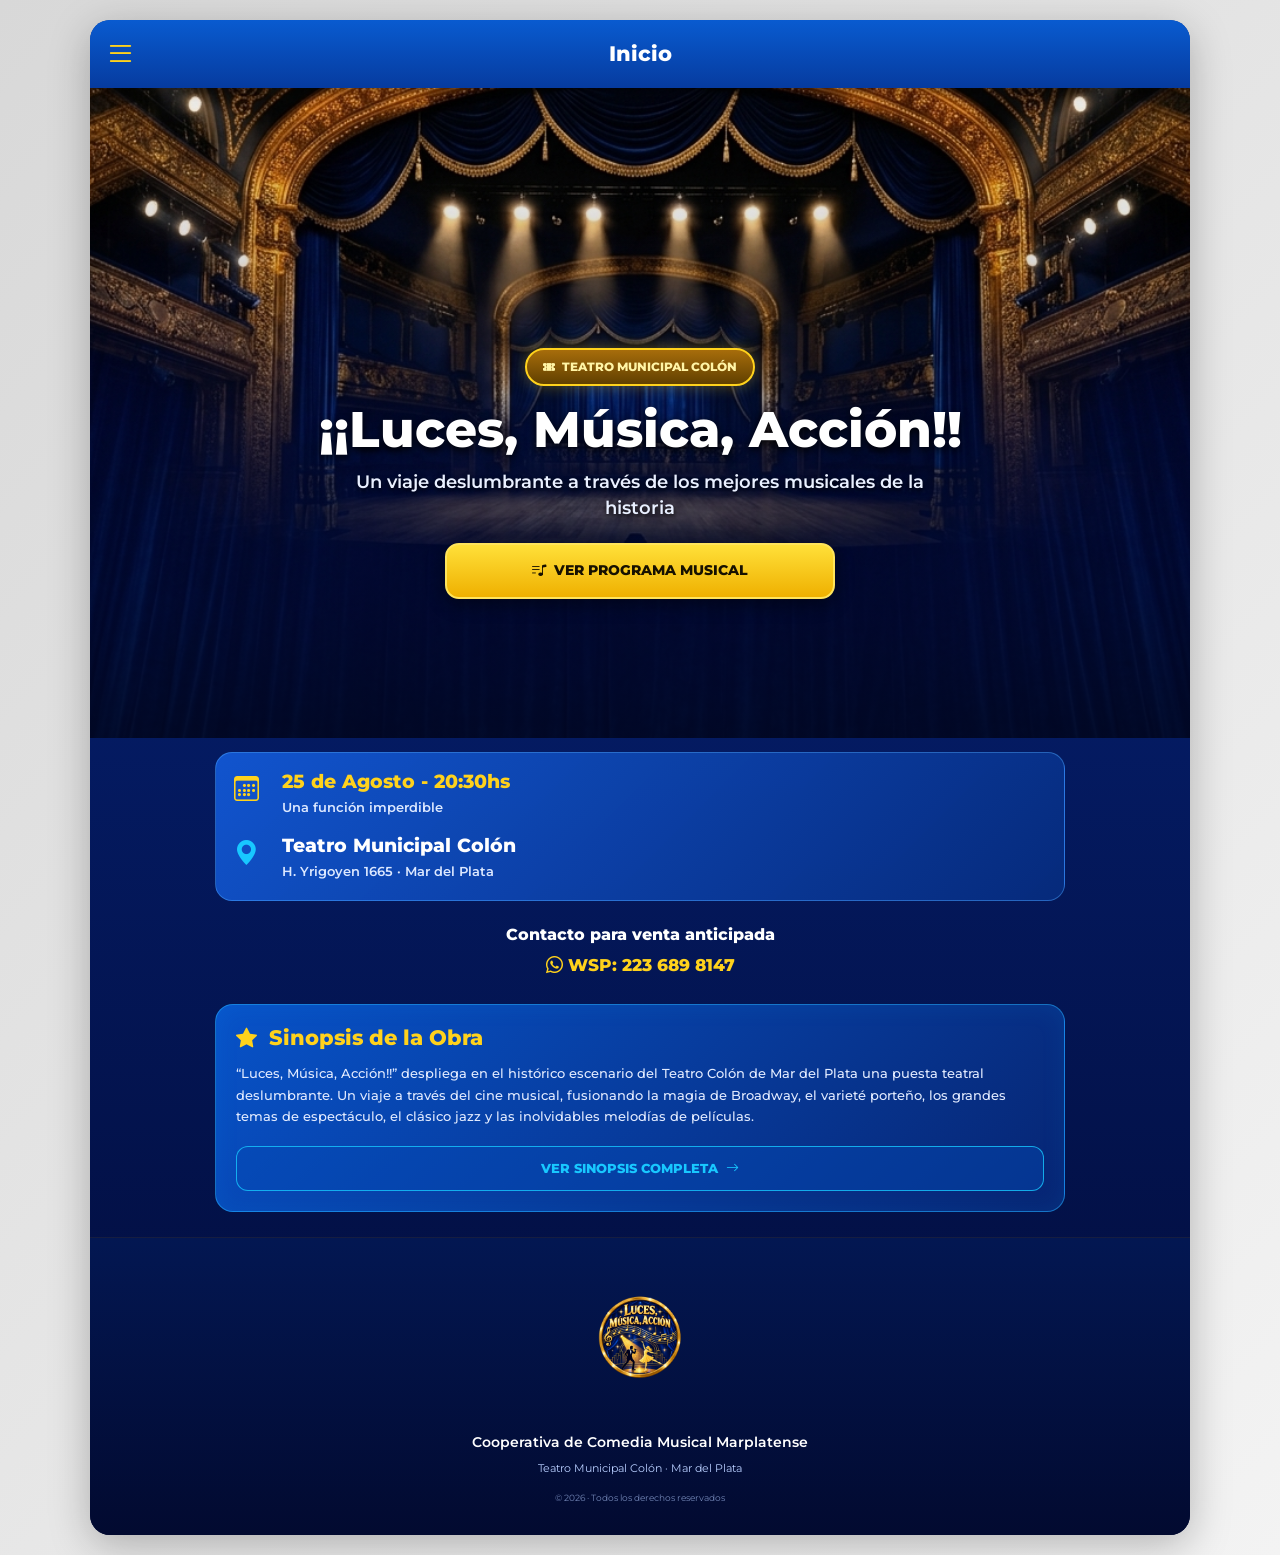
<file: index.html>
<!DOCTYPE html>
<html lang="es">

<head>

    <meta charset="UTF-8">

    <!-- MUY IMPORTANTE PARA RESPONSIVE -->
    <meta name="viewport" content="width=device-width, initial-scale=1.0">

    <title>Luces, Música, Acción!!</title>


    <!-- =====================================================
         BOOTSTRAP
         ===================================================== -->

    <link
        href="https://cdn.jsdelivr.net/npm/bootstrap@5.3.3/dist/css/bootstrap.min.css"
        rel="stylesheet">


    <!-- =====================================================
         BOOTSTRAP ICONS
         ===================================================== -->

    <link
        rel="stylesheet"
        href="https://cdn.jsdelivr.net/npm/bootstrap-icons@1.11.3/font/bootstrap-icons.min.css">


    <!-- =====================================================
         GOOGLE FONT
         ===================================================== -->

    <link rel="preconnect" href="https://fonts.googleapis.com">

    <link rel="preconnect"
          href="https://fonts.gstatic.com"
          crossorigin>

    <link
        href="https://fonts.googleapis.com/css2?family=Montserrat:wght@400;500;600;700;800&display=swap"
        rel="stylesheet">


    <!-- =====================================================
         CSS PROPIO
         ===================================================== -->

    <link rel="stylesheet" href="css/estilos.css">

</head>


<body>


<!-- =========================================================
     APLICACIÓN
     ========================================================= -->

<div class="app">


    <!-- =====================================================
         HEADER
         ===================================================== -->

    <header class="top-header">


        <!-- HAMBURGUESA -->

        <button
            class="btn-menu"
            type="button"
            data-bs-toggle="offcanvas"
            data-bs-target="#menuPrincipal"
            aria-controls="menuPrincipal"
            aria-label="Abrir menú">

            <i class="bi bi-list"></i>

        </button>


        <!-- TÍTULO -->

        <div class="header-title">

            Inicio

        </div>


        <!-- ESPACIADOR -->

        <div class="header-space"></div>


    </header>



    <!-- =====================================================
         MENÚ HAMBURGUESA
         ===================================================== -->

    <div
        class="offcanvas offcanvas-start menu-lateral"
        tabindex="-1"
        id="menuPrincipal">


        <!-- CABECERA DEL MENÚ -->

        <div class="menu-header">


            <!-- LOGO CIRCULAR -->

            <div class="logo-circulo">

                <i class="bi bi-music-note-beamed"></i>

            </div>


            <!-- IDENTIDAD -->

            <div class="menu-identidad">

                <div class="menu-titulo">

                    ¡Luces, Música, Acción!!

                </div>

                <div class="menu-lugar">

                    Teatro Colón · Mar del Plata

                </div>

            </div>


            <!-- CERRAR -->

            <button
                type="button"
                class="btn-close-menu"
                data-bs-dismiss="offcanvas"
                aria-label="Cerrar">

                <i class="bi bi-x-lg"></i>

            </button>


        </div>



        <!-- =================================================
             OPCIONES DEL MENÚ
             ================================================= -->

        <nav class="menu-opciones">


            <!-- INICIO -->

            <a
                href="index.html"
                class="menu-item activo"
                data-bs-dismiss="offcanvas">

                <span class="menu-icono">
                    <i class="bi bi-house-fill"></i>
                </span>

                <span>
                    Inicio
                </span>

            </a>


            <!-- SINOPSIS -->

            <a
                href="sinopsis.html"
                class="menu-item">

                <span class="menu-icono">
                    <i class="bi bi-book-half"></i>
                </span>

                <span>
                    Sinopsis
                </span>

            </a>


            <!-- ELENCO -->

            <a
                href="elenco.html"
                class="menu-item">

                <span class="menu-icono">
                    <i class="bi bi-people-fill"></i>
                </span>

                <span>
                    Elenco
                </span>

            </a>


            <!-- PROGRAMA -->

            <a
                href="programa.html"
                class="menu-item">

                <span class="menu-icono">
                    <i class="bi bi-music-note-list"></i>
                </span>

                <span>
                    Programa Musical
                </span>

            </a>


            <!-- GALERÍA -->

            <a
                href="galeria.html"
                class="menu-item">

                <span class="menu-icono">
                    <i class="bi bi-images"></i>
                </span>

                <span>
                    Galería de Fotos
                </span>

            </a>


            <!-- ENTRADAS -->

            <a
                href="entradas.html"
                class="menu-item">

                <span class="menu-icono">
                    <i class="bi bi-ticket-perforated-fill"></i>
                </span>
                
                <span>
                    Entradas
                </span>
            </a>

             <!-- PUBLICIDADES -->

            <a
                href="publicidades.html"
                class="menu-item">
               

                <span class="menu-icono">
                    <i class="bi bi-wallet2"></i>
                </span>

                <span>
                    Nuestros Auspiciantes
                </span>

            </a>

            <!-- VIDEOS -->
             <a
                href="videos.html"
                class="menu-item">
               

                <span class="menu-icono">
                    <i class="bi bi-wallet2"></i>
                </span>

                <span>
                    Videos de Actuaciones
                </span>

            </a>


        </nav>


    </div>



    <!-- =====================================================
         CONTENIDO PRINCIPAL
         ===================================================== -->

    <main>


        <!-- =================================================
             HERO
             ================================================= -->

        <section class="hero">


            <!-- IMAGEN DEL ESCENARIO -->

            <div class="hero-imagen"></div>


            <!-- OSCURECIMIENTO -->

            <div class="hero-overlay"></div>


            <!-- CONTENIDO DEL HERO -->

            <div class="hero-contenido">


                <!-- TEATRO -->

                <div class="badge-teatro">

                    <i class="bi bi-ticket-perforated-fill"></i>

                    TEATRO MUNICIPAL COLÓN

                </div>


                <!-- TÍTULO -->

                <h1>

                    ¡¡Luces, Música, Acción!!

                </h1>


                <!-- SUBTÍTULO -->

                <p class="hero-subtitulo">

                    Un viaje deslumbrante a través de los
                    mejores musicales de la historia

                </p>


                <!-- BOTÓN -->

                <a
                    href="programa.html"
                    class="btn-programa">

                    <i class="bi bi-music-note-list"></i>

                    VER PROGRAMA MUSICAL

                </a>


            </div>


        </section>



        <!-- =================================================
             FECHA Y LUGAR
             ================================================= -->

        <section class="informacion">


            <!-- FECHA -->

            <div class="info-bloque">


                <div class="info-icono">

                    <i class="bi bi-calendar3"></i>

                </div>


                <div>

                    <div class="info-titulo">

                        25 de Agosto - 20:30hs

                    </div>

                    <div class="info-texto">

                        Una función imperdible

                    </div>

                </div>


            </div>



            <!-- LUGAR -->

            <div class="info-bloque">


                <div class="info-icono celeste">

                    <i class="bi bi-geo-alt-fill"></i>

                </div>


                <div>

                    <div class="info-titulo blanco">

                        Teatro Municipal Colón

                    </div>

                    <div class="info-texto">

                        H. Yrigoyen 1665 · Mar del Plata

                    </div>

                </div>


            </div>


        </section>



        <!-- =================================================
             CONTACTO
             ================================================= -->

        <section class="contacto">


            <div class="contacto-titulo">

                Contacto para venta anticipada

            </div>


            <a
                href="https://wa.me/542236898147"
                target="_blank"
                class="contacto-whatsapp">

                <i class="bi bi-whatsapp"></i>

                WSP: 223 689 8147

            </a>


        </section>



        <!-- =================================================
             SINOPSIS BREVE
             ================================================= -->

        <section class="sinopsis-resumen">


            <h2>

                <i class="bi bi-star-fill"></i>

                Sinopsis de la Obra

            </h2>


            <p>

                “Luces, Música, Acción!!” despliega en el
                histórico escenario del Teatro Colón de Mar
                del Plata una puesta teatral deslumbrante.

                Un viaje a través del cine musical, fusionando
                la magia de Broadway, el varieté porteño,
                los grandes temas de espectáculo, el clásico
                jazz y las inolvidables melodías de películas.

            </p>


            <!-- BOTÓN SINOPSIS COMPLETA -->

            <a
                href="sinopsis.html"
                class="btn-sinopsis">

                VER SINOPSIS COMPLETA

                <i class="bi bi-arrow-right"></i>

            </a>


        </section>


    </main>



    <!-- =====================================================
         FOOTER
         ===================================================== -->

    <footer class="footer">


        <!-- LOGO -->

        <div class="footer-logo">

            <img
                src="img/logo-espectaculo.png"
                alt="Logo Luces, Música, Acción!!">

        </div>


        <!-- TEXTO -->

        <div class="footer-cooperativa">

            Cooperativa de Comedia Musical Marplatense

        </div>


        <!-- UBICACIÓN -->

        <div class="footer-lugar">

            Teatro Municipal Colón · Mar del Plata

        </div>


        <!-- DERECHOS -->

        <div class="footer-copy">

            © 2026 · Todos los derechos reservados

        </div>


    </footer>


</div>



<!-- =========================================================
     BOOTSTRAP JAVASCRIPT
     ========================================================= -->

<script
    src="https://cdn.jsdelivr.net/npm/bootstrap@5.3.3/dist/js/bootstrap.bundle.min.js">
</script>


</body>

</html>
</file>
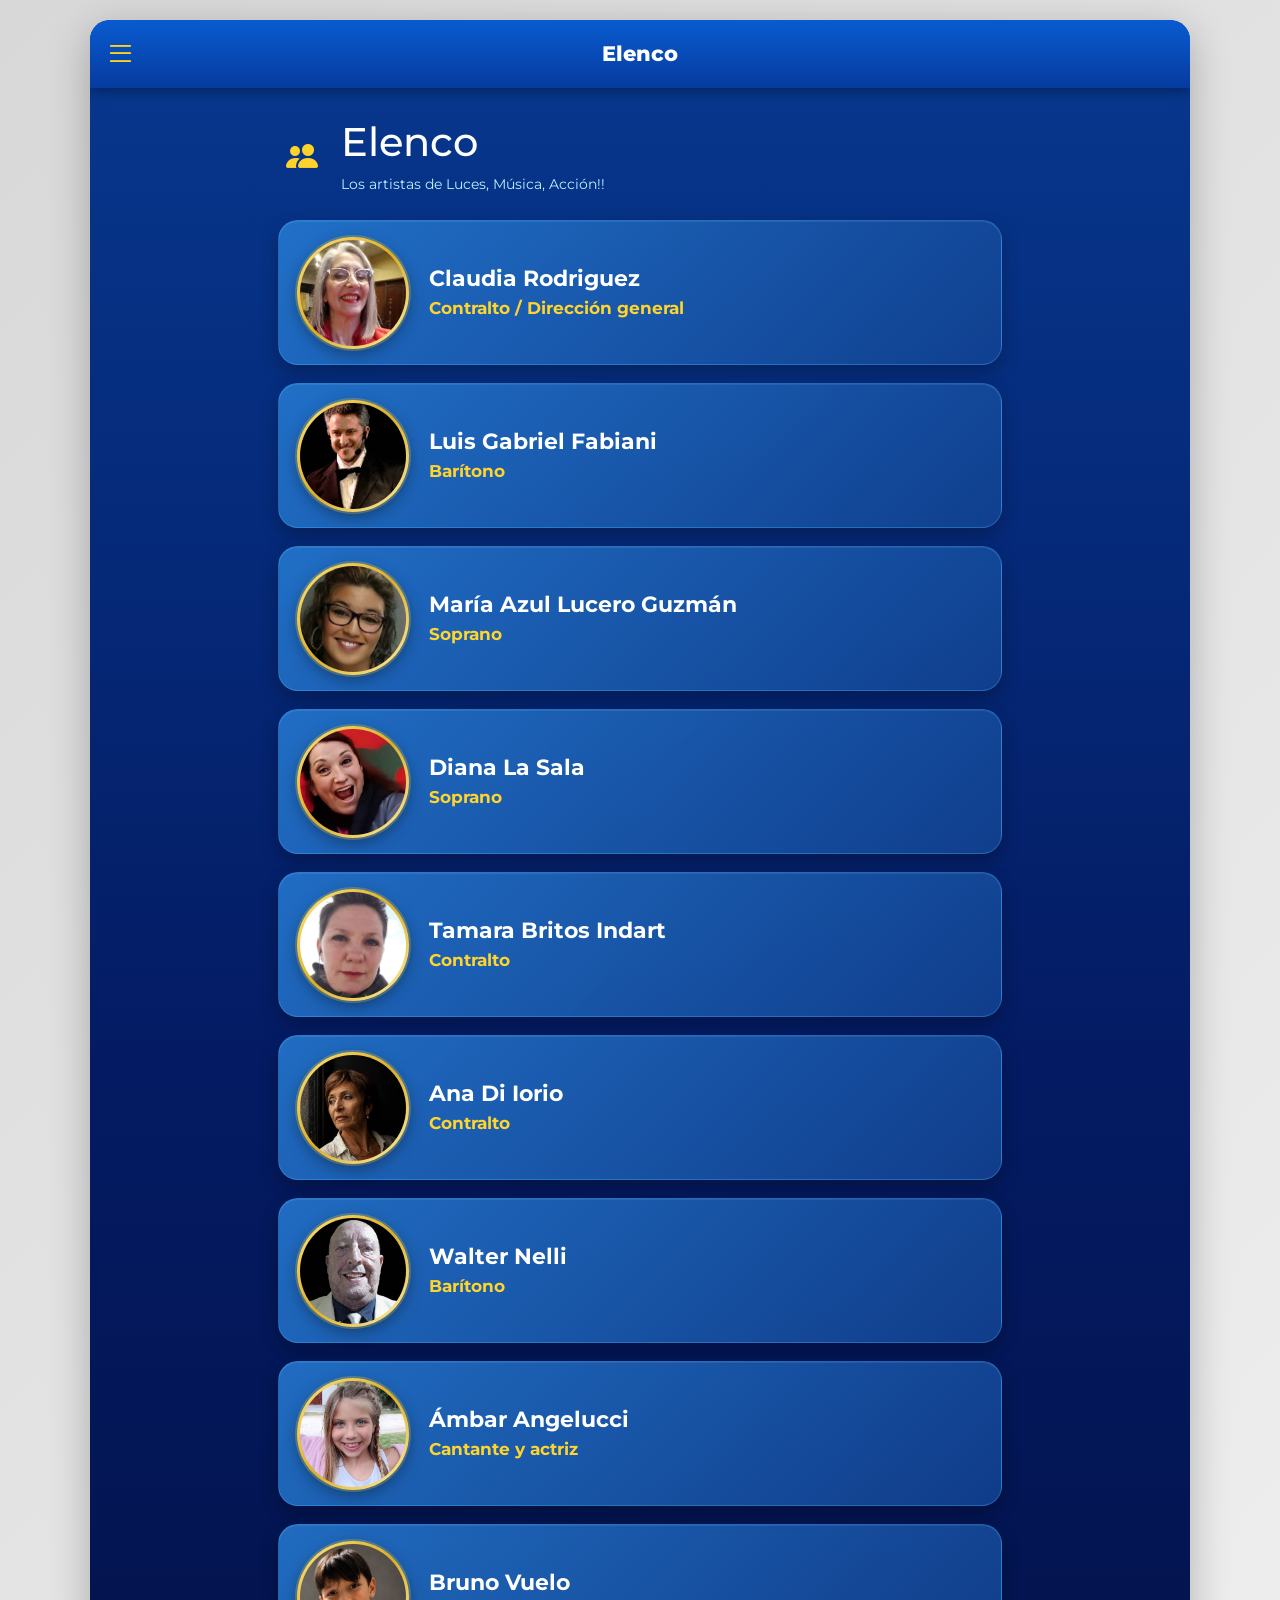
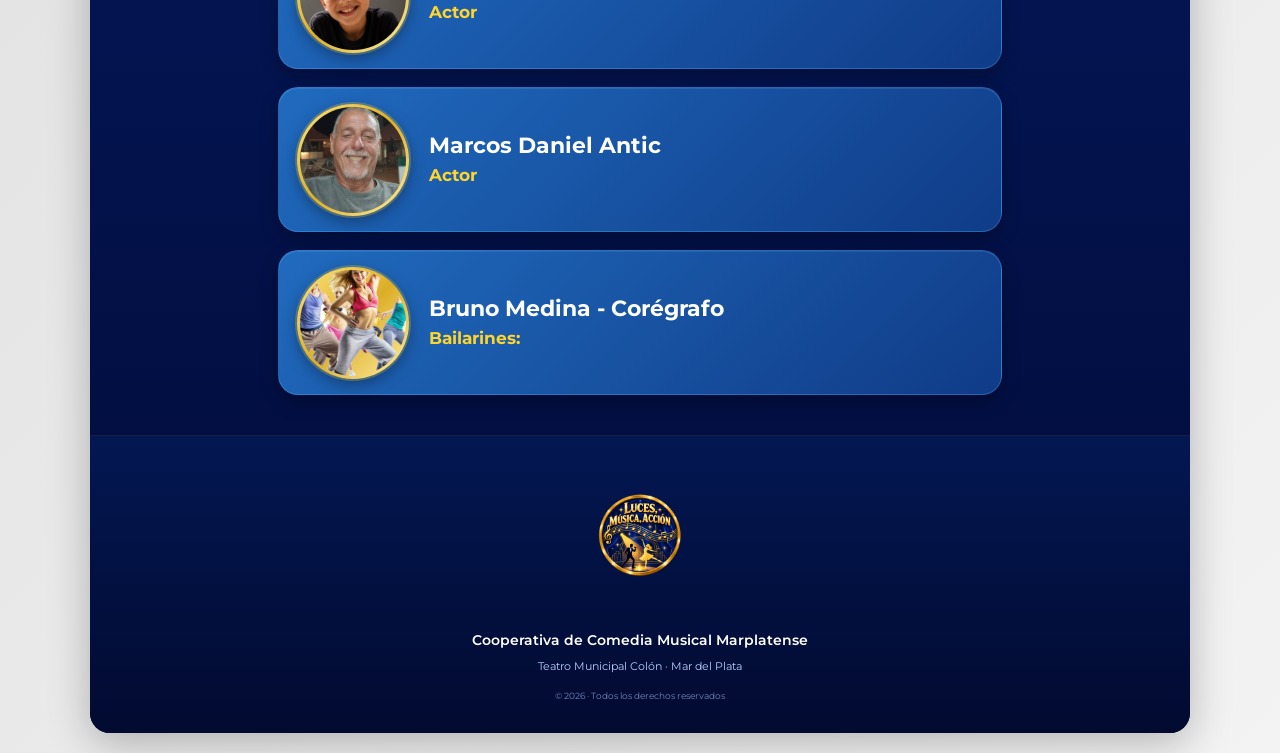
<file: elenco.html>
<!DOCTYPE html>
<html lang="es">

<head>

    <meta charset="UTF-8">

    <meta name="viewport"
          content="width=device-width, initial-scale=1.0">

    <title>Elenco - Luces, Música, Acción!!</title>

    <!-- Bootstrap -->
    <link
        href="https://cdn.jsdelivr.net/npm/bootstrap@5.3.3/dist/css/bootstrap.min.css"
        rel="stylesheet">

    <!-- Bootstrap Icons -->
    <link
        rel="stylesheet"
        href="https://cdn.jsdelivr.net/npm/bootstrap-icons@1.11.3/font/bootstrap-icons.min.css">

    <!-- Google Font -->
    <link rel="preconnect"
          href="https://fonts.googleapis.com">

    <link rel="preconnect"
          href="https://fonts.gstatic.com"
          crossorigin>

    <link
        href="https://fonts.googleapis.com/css2?family=Montserrat:wght@400;500;600;700;800&display=swap"
        rel="stylesheet">

    <!-- CSS propio -->
    <link rel="stylesheet"
          href="css/estilos.css">

</head>


<body>

<div class="app">


    <!-- ==================================================
         HEADER
         ================================================== -->

    <header class="top-header">

        <button
            class="btn-menu"
            type="button"
            data-bs-toggle="offcanvas"
            data-bs-target="#menuPrincipal"
            aria-controls="menuPrincipal">

            <i class="bi bi-list"></i>

        </button>

        <div class="header-title">
            Elenco
        </div>

        <div class="header-space"></div>

    </header>


    <!-- ==================================================
         MENÚ
         ================================================== -->

    <div
        class="offcanvas offcanvas-start menu-lateral"
        tabindex="-1"
        id="menuPrincipal">

        <div class="menu-header">

            <div class="logo-circulo">

                <i class="bi bi-music-note-beamed"></i>

            </div>

            <div class="menu-identidad">

                <div class="menu-titulo">
                    ¡Luces, Música, Acción!!
                </div>

                <div class="menu-lugar">
                    Teatro Colón · Mar del Plata
                </div>

            </div>

            <button
                type="button"
                class="btn-close-menu"
                data-bs-dismiss="offcanvas">

                <i class="bi bi-x-lg"></i>

            </button>

        </div>


        <nav class="menu-opciones">

            <a href="index.html"
               class="menu-item">

                <span class="menu-icono">
                    <i class="bi bi-house-fill"></i>
                </span>

                <span>Inicio</span>

            </a>


            <a href="sinopsis.html"
               class="menu-item">

                <span class="menu-icono">
                    <i class="bi bi-book-half"></i>
                </span>

                <span>Sinopsis</span>

            </a>


            <a href="elenco.html"
               class="menu-item activo">

                <span class="menu-icono">
                    <i class="bi bi-people-fill"></i>
                </span>

                <span>Elenco</span>

            </a>


            <a href="programa.html"
               class="menu-item">

                <span class="menu-icono">
                    <i class="bi bi-music-note-list"></i>
                </span>

                <span>Programa Musical</span>

            </a>


            <a href="galeria.html"
               class="menu-item">

                <span class="menu-icono">
                    <i class="bi bi-images"></i>
                </span>

                <span>Galería de Fotos</span>

            </a>


            <a href="entradas.html"
               class="menu-item">

                <span class="menu-icono">
                    <i class="bi bi-ticket-perforated-fill"></i>
                </span>

                <span>Entradas</span>

            </a>

        </nav>

    </div>


    <!-- ==================================================
         CONTENIDO ELENCO
         ================================================== -->

    <main class="elenco-content">


        <!-- ENCABEZADO -->

        <section class="section-heading">

            <div class="heading-icon">

                <i class="bi bi-people-fill"></i>

            </div>

            <div>

                <h1>Elenco</h1>

                <p>
                    Los artistas de Luces, Música, Acción!!
                </p>

            </div>

        </section>


        <!-- ==================================================
             ARTISTAS
             ================================================== -->

        <section class="elenco-list">


            <!-- CLAUDIA -->

            <article class="artist-card">

                <div class="artist-photo">

                    <img
                        src="img/claudia-rodriguez.jpg"
                        alt="Claudia Rodriguez">

                </div>

                <div class="artist-info">

                    <h3>
                        Claudia Rodriguez
                    </h3>

                    <p>
                        Contralto / Dirección general
                    </p>

                </div>

            </article>


            <!-- LUIS -->

            <article class="artist-card">

                <div class="artist-photo">

                    <img
                        src="img/luis-gabriel-fabiani.jpg"
                        alt="Luis Gabriel Fabiani">

                </div>

                <div class="artist-info">

                    <h3>
                        Luis Gabriel Fabiani
                    </h3>

                    <p>
                        Barítono
                    </p>

                </div>

            </article>


            <!-- MARÍA AZUL -->

            <article class="artist-card">

                <div class="artist-photo">

                    <img
                        src="img/imagenAzul.jpg"
                        alt="María Azul Lucero Guzmán">

                </div>

                <div class="artist-info">

                    <h3>
                        María Azul Lucero Guzmán
                    </h3>

                    <p>
                        Soprano
                    </p>

                </div>

            </article>


            <!-- DIANA -->

            <article class="artist-card">

                <div class="artist-photo">

                    <img
                        src="img/diana-la-sala.jpg"
                        alt="Diana La Sala">

                </div>

                <div class="artist-info">

                    <h3>
                        Diana La Sala
                    </h3>

                    <p>
                        Soprano
                    </p>

                </div>

            </article>


            <!-- TAMARA -->

            <article class="artist-card">

                <div class="artist-photo">

                    <img
                        src="img/tamara-britos-indart.jpg"
                        alt="Tamara Britos Indart">

                </div>

                <div class="artist-info">

                    <h3>
                        Tamara Britos Indart
                    </h3>

                    <p>
                        Contralto
                    </p>

                </div>

            </article>


            <!-- ANA -->

            <article class="artist-card">

                <div class="artist-photo">

                    <img
                        src="img/ana-di-iorio.jpg"
                        alt="Ana Di Iorio">

                </div>

                <div class="artist-info">

                    <h3>
                        Ana Di Iorio
                    </h3>

                    <p>
                        Contralto
                    </p>

                </div>

            </article>


            <!-- WALTER -->

            <article class="artist-card">

                <div class="artist-photo">

                    <img
                        src="img/walter-nelli.jpg"
                        alt="Walter Nelli">

                </div>

                <div class="artist-info">

                    <h3>
                        Walter Nelli
                    </h3>

                    <p>
                        Barítono
                    </p>

                </div>

            </article>


            <!-- ÁMBAR -->

            <article class="artist-card">

                <div class="artist-photo">

                    <img
                        src="img/ambar-angelucci.jpg"
                        alt="Ámbar Angelucci">

                </div>

                <div class="artist-info">

                    <h3>
                        Ámbar Angelucci
                    </h3>

                    <p>
                        Cantante y actriz
                    </p>

                </div>

            </article>


            <!-- BRUNO -->

            <article class="artist-card">

                <div class="artist-photo">

                    <img
                        src="img/bruno-vuelo.jpg"
                        alt="Bruno Vuelo">

                </div>

                <div class="artist-info">

                    <h3>
                        Bruno Vuelo
                    </h3>

                    <p>
                        Actor
                    </p>

                </div>

            </article>


                        <!-- MARCOS -->

            <article class="artist-card">

                <div class="artist-photo">

                    <img
                        src="img/marcos-daniel-antic.jpg"
                        alt="Marcos Daniel Antic">

                </div>

                <div class="artist-info">

                    <h3>
                        Marcos Daniel Antic
                    </h3>

                    <p>
                        Actor
                    </p>

                </div>

            </article>

                        <!--BAILARINES -->

            <article class="artist-card">

                <div class="artist-photo">

                    <img
                        src="img/bailarines.png"
                        alt="Bailarines">

                </div>

                <div class="artist-info">

                    <h3>
                        Bruno Medina - Corégrafo
                    </h3>

                    <p>
                        Bailarines: 
                    </p>

                </div>

            </article>


        </section>


    </main>


    <!-- ==================================================
         FOOTER
         ================================================== -->

    <footer class="footer">

        <div class="footer-logo">

            <img
                src="img/logo-espectaculo.png"
                alt="Luces, Música, Acción!!">

        </div>

        <div class="footer-cooperativa">

            Cooperativa de Comedia Musical Marplatense

        </div>

        <div class="footer-lugar">

            Teatro Municipal Colón · Mar del Plata

        </div>

        <div class="footer-copy">

            © 2026 · Todos los derechos reservados

        </div>

    </footer>


</div>


<!-- Bootstrap JS -->

<script
    src="https://cdn.jsdelivr.net/npm/bootstrap@5.3.3/dist/js/bootstrap.bundle.min.js">
</script>

</body>

</html>
</file>
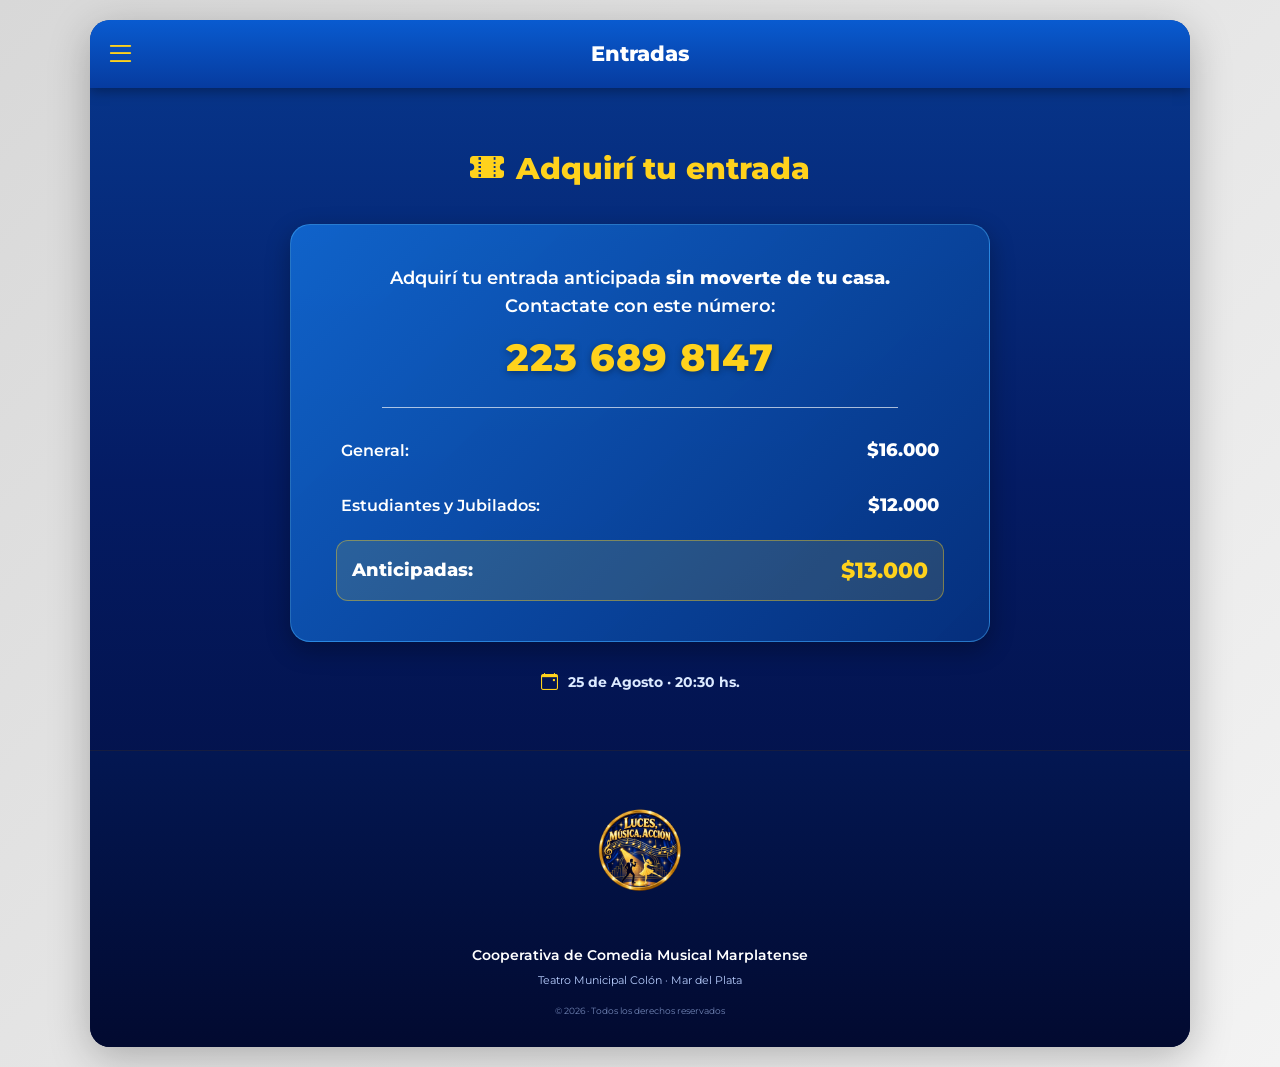
<file: entradas.html>
<!DOCTYPE html>
<html lang="es">

<head>

    <meta charset="UTF-8">

    <meta name="viewport"
          content="width=device-width, initial-scale=1.0">

    <title>Entradas - Luces, Música, Acción!!</title>


    <!-- ==================================================
         BOOTSTRAP
         ================================================== -->

    <link
        href="https://cdn.jsdelivr.net/npm/bootstrap@5.3.3/dist/css/bootstrap.min.css"
        rel="stylesheet">


    <!-- ==================================================
         BOOTSTRAP ICONS
         ================================================== -->

    <link
        rel="stylesheet"
        href="https://cdn.jsdelivr.net/npm/bootstrap-icons@1.11.3/font/bootstrap-icons.min.css">


    <!-- ==================================================
         GOOGLE FONT
         ================================================== -->

    <link rel="preconnect"
          href="https://fonts.googleapis.com">

    <link rel="preconnect"
          href="https://fonts.gstatic.com"
          crossorigin>

    <link
        href="https://fonts.googleapis.com/css2?family=Montserrat:wght@400;500;600;700;800&display=swap"
        rel="stylesheet">


    <!-- ==================================================
         CSS PROPIO
         ================================================== -->

    <link
        rel="stylesheet"
        href="css/estilos.css">

</head>


<body>


<div class="app">


    <!-- ==================================================
         HEADER
         ================================================== -->

    <header class="top-header">


        <!-- HAMBURGUESA -->

        <button
            class="btn-menu"
            type="button"
            data-bs-toggle="offcanvas"
            data-bs-target="#menuPrincipal"
            aria-controls="menuPrincipal"
            aria-label="Abrir menú">

            <i class="bi bi-list"></i>

        </button>


        <!-- TÍTULO -->

        <div class="header-title">

            Entradas

        </div>


        <!-- ESPACIADOR -->

        <div class="header-space"></div>


    </header>



    <!-- ==================================================
         MENÚ LATERAL
         ================================================== -->

    <div
        class="offcanvas offcanvas-start menu-lateral"
        tabindex="-1"
        id="menuPrincipal">


        <!-- CABECERA DEL MENÚ -->

        <div class="menu-header">


            <!-- LOGO -->

            <div class="logo-circulo">

                <i class="bi bi-music-note-beamed"></i>

            </div>


            <!-- IDENTIDAD -->

            <div class="menu-identidad">

                <div class="menu-titulo">

                    ¡Luces, Música, Acción!!

                </div>

                <div class="menu-lugar">

                    Teatro Colón · Mar del Plata

                </div>

            </div>


            <!-- CERRAR -->

            <button
                type="button"
                class="btn-close-menu"
                data-bs-dismiss="offcanvas"
                aria-label="Cerrar">

                <i class="bi bi-x-lg"></i>

            </button>


        </div>



        <!-- ==================================================
             OPCIONES DEL MENÚ
             ================================================== -->

        <nav class="menu-opciones">


            <!-- INICIO -->

            <a
                href="index.html"
                class="menu-item">

                <span class="menu-icono">

                    <i class="bi bi-house-fill"></i>

                </span>

                <span>

                    Inicio

                </span>

            </a>


            <!-- SINOPSIS -->

            <a
                href="sinopsis.html"
                class="menu-item">

                <span class="menu-icono">

                    <i class="bi bi-book-half"></i>

                </span>

                <span>

                    Sinopsis

                </span>

            </a>


            <!-- ELENCO -->

            <a
                href="elenco.html"
                class="menu-item">

                <span class="menu-icono">

                    <i class="bi bi-people-fill"></i>

                </span>

                <span>

                    Elenco

                </span>

            </a>


            <!-- PROGRAMA -->

            <a
                href="programa.html"
                class="menu-item">

                <span class="menu-icono">

                    <i class="bi bi-music-note-list"></i>

                </span>

                <span>

                    Programa Musical

                </span>

            </a>


            <!-- GALERÍA -->

            <a
                href="galeria.html"
                class="menu-item">

                <span class="menu-icono">

                    <i class="bi bi-images"></i>

                </span>

                <span>

                    Galería de Fotos

                </span>

            </a>


            <!-- ENTRADAS -->

            <a
                href="entradas.html"
                class="menu-item activo">

                <span class="menu-icono">

                    <i class="bi bi-ticket-perforated-fill"></i>

                </span>

                <span>

                    Entradas

                </span>

            </a>


        </nav>


    </div>



    <!-- ==================================================
         CONTENIDO PRINCIPAL
         ================================================== -->

    <main class="entradas-content">


        <!-- ==================================================
             ENCABEZADO
             ================================================== -->

        <section class="entradas-heading">


            <div class="entradas-icono">

                <i class="bi bi-ticket-perforated-fill"></i>

            </div>


            <h1>

                Adquirí tu entrada

            </h1>


        </section>



        <!-- ==================================================
             INFORMACIÓN DE COMPRA
             ================================================== -->

        <section class="entradas-compra">


            <p class="entradas-mensaje">

                Adquirí tu entrada anticipada
                <strong>sin moverte de tu casa.</strong>

                <br>

                Contactate con este número:

            </p>


            <!-- TELÉFONO -->

            <div class="entradas-telefono">

                223 689 8147

            </div>


            <!-- ==================================================
                 SEPARADOR
                 ================================================== -->

            <div class="entradas-separador"></div>


            <!-- ==================================================
                 PRECIOS
                 ================================================== -->

            <div class="entradas-precios">


                <div class="precio-item">

                    <span>

                        General:

                    </span>

                    <strong>

                        $16.000

                    </strong>

                </div>


                <div class="precio-item">

                    <span>

                        Estudiantes y Jubilados:

                    </span>

                    <strong>

                        $12.000

                    </strong>

                </div>


                <div class="precio-item precio-anticipada">

                    <span>

                        Anticipadas:

                    </span>

                    <strong>

                        $13.000

                    </strong>

                </div>


            </div>


        </section>


        <!-- ==================================================
             FECHA DEL ESPECTÁCULO
             ================================================== -->

        <div class="entradas-fecha">

            <i class="bi bi-calendar-event"></i>

            25 de Agosto · 20:30 hs.

        </div>


    </main>



    <!-- ==================================================
         FOOTER
         ================================================== -->

    <footer class="footer">


        <div class="footer-logo">

            <img
                src="img/logo-espectaculo.png"
                alt="Logo Luces, Música, Acción!!">

        </div>


        <div class="footer-cooperativa">

            Cooperativa de Comedia Musical Marplatense

        </div>


        <div class="footer-lugar">

            Teatro Municipal Colón · Mar del Plata

        </div>


        <div class="footer-copy">

            © 2026 · Todos los derechos reservados

        </div>


    </footer>


</div>



<!-- ==================================================
     BOOTSTRAP JS
     ================================================== -->

<script
    src="https://cdn.jsdelivr.net/npm/bootstrap@5.3.3/dist/js/bootstrap.bundle.min.js">
</script>


</body>

</html>
</file>
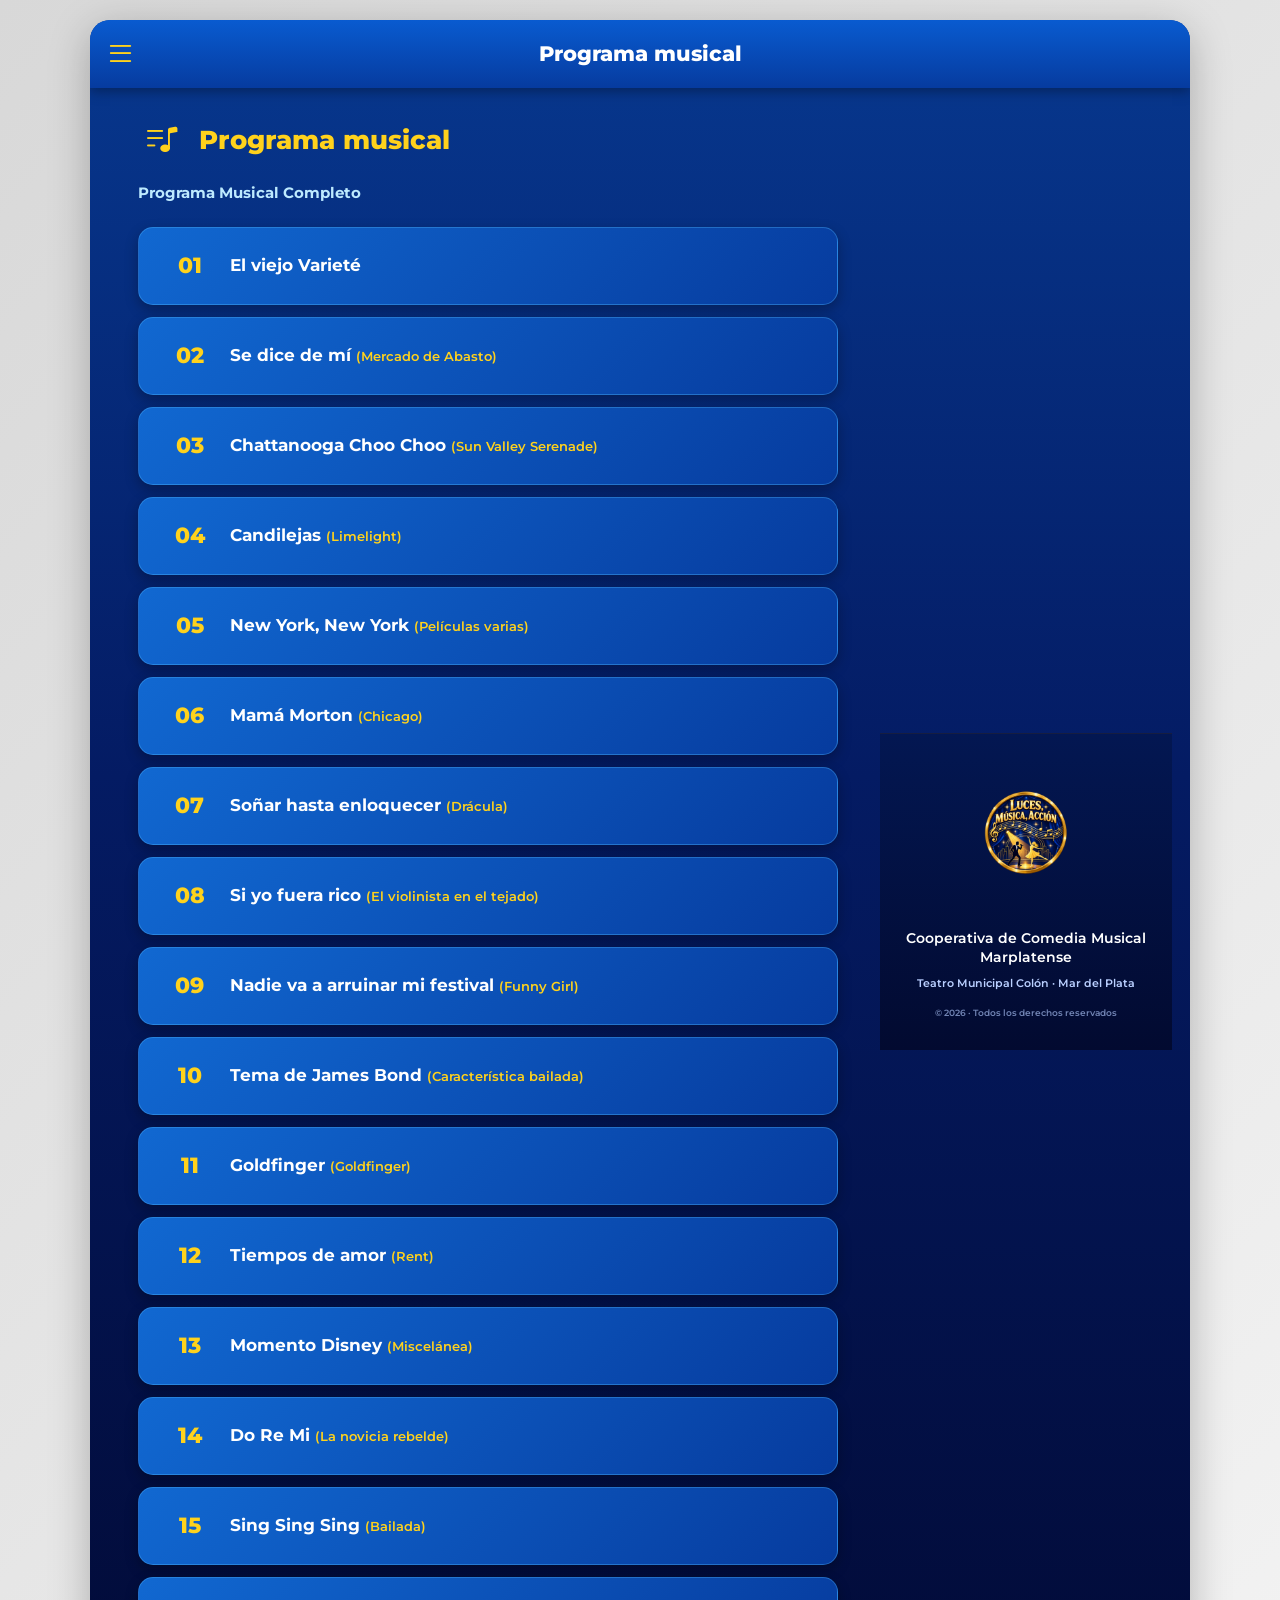
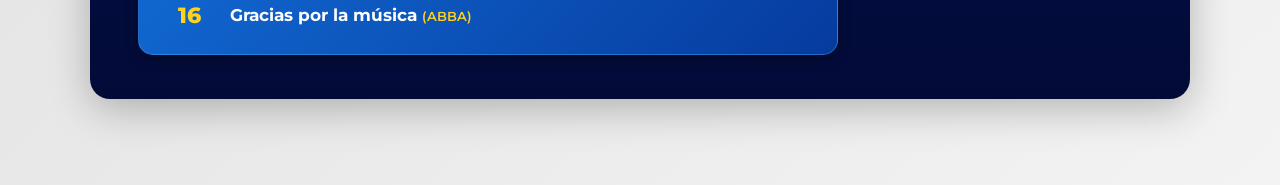
<file: programa.html>
<!DOCTYPE html>
<html lang="es">

<head>

    <meta charset="UTF-8">

    <meta name="viewport"
          content="width=device-width, initial-scale=1.0">

    <title>Programa Musical - Luces, Música, Acción!!</title>


    <!-- ==================================================
         BOOTSTRAP
         ================================================== -->

    <link
        href="https://cdn.jsdelivr.net/npm/bootstrap@5.3.3/dist/css/bootstrap.min.css"
        rel="stylesheet">


    <!-- ==================================================
         BOOTSTRAP ICONS
         ================================================== -->

    <link
        rel="stylesheet"
        href="https://cdn.jsdelivr.net/npm/bootstrap-icons@1.11.3/font/bootstrap-icons.min.css">


    <!-- ==================================================
         GOOGLE FONT
         ================================================== -->

    <link rel="preconnect"
          href="https://fonts.googleapis.com">

    <link rel="preconnect"
          href="https://fonts.gstatic.com"
          crossorigin>

    <link
        href="https://fonts.googleapis.com/css2?family=Montserrat:wght@400;500;600;700;800&display=swap"
        rel="stylesheet">


    <!-- ==================================================
         CSS PROPIO
         ================================================== -->

    <link rel="stylesheet"
          href="css/estilos.css">

</head>


<body>


<div class="app">


    <!-- ==================================================
         HEADER
         ================================================== -->

    <header class="top-header">


        <!-- HAMBURGUESA -->

        <button
            class="btn-menu"
            type="button"
            data-bs-toggle="offcanvas"
            data-bs-target="#menuPrincipal"
            aria-controls="menuPrincipal"
            aria-label="Abrir menú">

            <i class="bi bi-list"></i>

        </button>


        <!-- TÍTULO -->

        <div class="header-title">

            Programa musical

        </div>


        <!-- ESPACIADOR -->

        <div class="header-space"></div>

    </header>



    <!-- ==================================================
         MENÚ LATERAL
         ================================================== -->

    <div
        class="offcanvas offcanvas-start menu-lateral"
        tabindex="-1"
        id="menuPrincipal"
        aria-labelledby="menuPrincipalLabel">


        <!-- CABECERA -->

        <div class="menu-header">


            <!-- LOGO -->

            <div class="logo-circulo">

                <i class="bi bi-music-note-beamed"></i>

            </div>


            <!-- IDENTIDAD -->

            <div class="menu-identidad">

                <div class="menu-titulo">

                    ¡Luces, Música, Acción!!

                </div>

                <div class="menu-lugar">

                    Teatro Colón · Mar del Plata

                </div>

            </div>


            <!-- CERRAR -->

            <button
                type="button"
                class="btn-close-menu"
                data-bs-dismiss="offcanvas"
                aria-label="Cerrar menú">

                <i class="bi bi-x-lg"></i>

            </button>


        </div>



        <!-- ==================================================
             OPCIONES
             ================================================== -->

        <nav class="menu-opciones">


            <!-- INICIO -->

            <a
                href="index.html"
                class="menu-item">

                <span class="menu-icono">

                    <i class="bi bi-house-fill"></i>

                </span>

                <span>

                    Inicio

                </span>

            </a>


            <!-- SINOPSIS -->

            <a
                href="sinopsis.html"
                class="menu-item">

                <span class="menu-icono">

                    <i class="bi bi-book-half"></i>

                </span>

                <span>

                    Sinopsis

                </span>

            </a>


            <!-- ELENCO -->

            <a
                href="elenco.html"
                class="menu-item">

                <span class="menu-icono">

                    <i class="bi bi-people-fill"></i>

                </span>

                <span>

                    Elenco

                </span>

            </a>


            <!-- PROGRAMA -->

            <a
                href="programa.html"
                class="menu-item activo">

                <span class="menu-icono">

                    <i class="bi bi-music-note-list"></i>

                </span>

                <span>

                    Programa Musical

                </span>

            </a>


            <!-- GALERÍA -->

            <a
                href="galeria.html"
                class="menu-item">

                <span class="menu-icono">

                    <i class="bi bi-images"></i>

                </span>

                <span>

                    Galería de Fotos

                </span>

            </a>


            <!-- ENTRADAS -->

            <a
                href="entradas.html"
                class="menu-item">

                <span class="menu-icono">

                    <i class="bi bi-ticket-perforated-fill"></i>

                </span>

                <span>

                    Entradas

                </span>

            </a>

            <a
                href="publicidades.html"
                class="menu-item"
                data-bs-dismiss="offcanvas">

                <span class="menu-icono">
                    <i class="bi bi-wallet2"></i>
                </span>

                <span>
                   Nuestros auspiciantes
                </span>

            </a>
                  <!--Videos-->
             <a
                href="videos.html"
                class="menu-item">

                <span class="menu-icono">

                    <i class="bi bi-camera-reels-fill"></i>

                </span>

                <span>

                    Videos

                </span>


        </nav>

    </div>



    <!-- ==================================================
         CONTENIDO PRINCIPAL
         ================================================== -->

    <main class="programa-content">


        <!-- ==================================================
             ENCABEZADO
             ================================================== -->

        <section class="programa-heading">


            <div class="programa-heading-icon">

                <i class="bi bi-music-note-list"></i>

            </div>


            <div>

                <h1>

                    Programa musical

                </h1>

            </div>


        </section>



        <!-- ==================================================
             TÍTULO DEL PROGRAMA
             ================================================== -->

        <div class="programa-subtitulo">

            Programa Musical Completo

        </div>



        <!-- ==================================================
             LISTA MUSICAL
             ================================================== -->

        <section class="programa-lista">


            <!-- 01 -->

            <article class="programa-card">

                <div class="programa-numero">

                    01

                </div>

                <div class="programa-datos">

                    <div class="programa-tema">

                        El viejo Varieté

                    </div>

                </div>

            </article>



            <!-- 02 -->

            <article class="programa-card">

                <div class="programa-numero">

                    02

                </div>

                <div class="programa-datos">

                    <div class="programa-tema">

                        Se dice de mí

                        <span class="programa-referencia">

                            (Mercado de Abasto)

                        </span>

                    </div>

                </div>

            </article>



            <!-- 03 -->

            <article class="programa-card">

                <div class="programa-numero">

                    03

                </div>

                <div class="programa-datos">

                    <div class="programa-tema">

                        Chattanooga Choo Choo

                        <span class="programa-referencia">

                            (Sun Valley Serenade)

                        </span>

                    </div>

                </div>

            </article>



            <!-- 04 -->

            <article class="programa-card">

                <div class="programa-numero">

                    04

                </div>

                <div class="programa-datos">

                    <div class="programa-tema">

                        Candilejas

                        <span class="programa-referencia">

                            (Limelight)

                        </span>

                    </div>

                </div>

            </article>



            <!-- 05 -->

            <article class="programa-card">

                <div class="programa-numero">

                    05

                </div>

                <div class="programa-datos">

                    <div class="programa-tema">

                        New York, New York

                        <span class="programa-referencia">

                            (Películas varias)

                        </span>

                    </div>

                </div>

            </article>



            <!-- 06 -->

            <article class="programa-card">

                <div class="programa-numero">

                    06

                </div>

                <div class="programa-datos">

                    <div class="programa-tema">

                        Mamá Morton

                        <span class="programa-referencia">

                            (Chicago)

                        </span>

                    </div>

                </div>

            </article>



            <!-- 07 -->

            <article class="programa-card">

                <div class="programa-numero">

                    07

                </div>

                <div class="programa-datos">

                    <div class="programa-tema">

                        Soñar hasta enloquecer

                        <span class="programa-referencia">

                            (Drácula)

                        </span>

                    </div>

                </div>

            </article>



            <!-- 08 -->

            <article class="programa-card">

                <div class="programa-numero">

                    08

                </div>

                <div class="programa-datos">

                    <div class="programa-tema">

                        Si yo fuera rico

                        <span class="programa-referencia">

                            (El violinista en el tejado)

                        </span>

                    </div>

                </div>

            </article>



            <!-- 09 -->

            <article class="programa-card">

                <div class="programa-numero">

                    09

                </div>

                <div class="programa-datos">

                    <div class="programa-tema">

                        Nadie va a arruinar mi festival

                        <span class="programa-referencia">

                            (Funny Girl)

                        </span>

                    </div>

                </div>

            </article>



            <!-- 10 -->

            <article class="programa-card">

                <div class="programa-numero">

                    10

                </div>

                <div class="programa-datos">

                    <div class="programa-tema">

                        Tema de James Bond

                        <span class="programa-referencia">

                            (Característica bailada)

                        </span>

                    </div>

                </div>

            </article>



            <!-- 11 -->

            <article class="programa-card">

                <div class="programa-numero">

                    11

                </div>

                <div class="programa-datos">

                    <div class="programa-tema">

                        Goldfinger

                        <span class="programa-referencia">

                            (Goldfinger)

                        </span>

                    </div>

                </div>

            </article>



            <!-- 12 -->

            <article class="programa-card">

                <div class="programa-numero">

                    12

                </div>

                <div class="programa-datos">

                    <div class="programa-tema">

                        Tiempos de amor

                        <span class="programa-referencia">

                            (Rent)

                        </span>

                    </div>

                </div>

            </article>



            <!-- 13 -->

            <article class="programa-card">

                <div class="programa-numero">

                    13

                </div>

                <div class="programa-datos">

                    <div class="programa-tema">

                        Momento Disney

                        <span class="programa-referencia">

                            (Miscelánea)

                        </span>

                    </div>

                </div>

            </article>



            <!-- 14 -->

            <article class="programa-card">

                <div class="programa-numero">

                    14

                </div>

                <div class="programa-datos">

                    <div class="programa-tema">

                        Do Re Mi

                        <span class="programa-referencia">

                            (La novicia rebelde)

                        </span>

                    </div>

                </div>

            </article>



            <!-- 15 -->

            <article class="programa-card">

                <div class="programa-numero">

                    15

                </div>

                <div class="programa-datos">

                    <div class="programa-tema">

                        Sing Sing Sing

                        <span class="programa-referencia">

                            (Bailada)

                        </span>

                    </div>

                </div>

            </article>



            <!-- 16 -->

            <article class="programa-card">

                <div class="programa-numero">

                    16

                </div>

                <div class="programa-datos">

                    <div class="programa-tema">

                        Gracias por la música

                        <span class="programa-referencia">

                            (ABBA)

                        </span>

                    </div>

                </div>

            </article>


        </section>


    </main>



    <!-- ==================================================
         FOOTER
         ================================================== -->

    <footer class="footer">


        <div class="footer-logo">

            <img
                src="img/logo-espectaculo.png"
                alt="Logo Luces, Música, Acción!!">

        </div>


        <div class="footer-cooperativa">

            Cooperativa de Comedia Musical Marplatense

        </div>


        <div class="footer-lugar">

            Teatro Municipal Colón · Mar del Plata

        </div>


        <div class="footer-copy">

            © 2026 · Todos los derechos reservados

        </div>


    </footer>


</div>



<!-- ==================================================
     BOOTSTRAP JS
     ================================================== -->

<script
    src="https://cdn.jsdelivr.net/npm/bootstrap@5.3.3/dist/js/bootstrap.bundle.min.js">
</script>


</body>

</html>
</file>
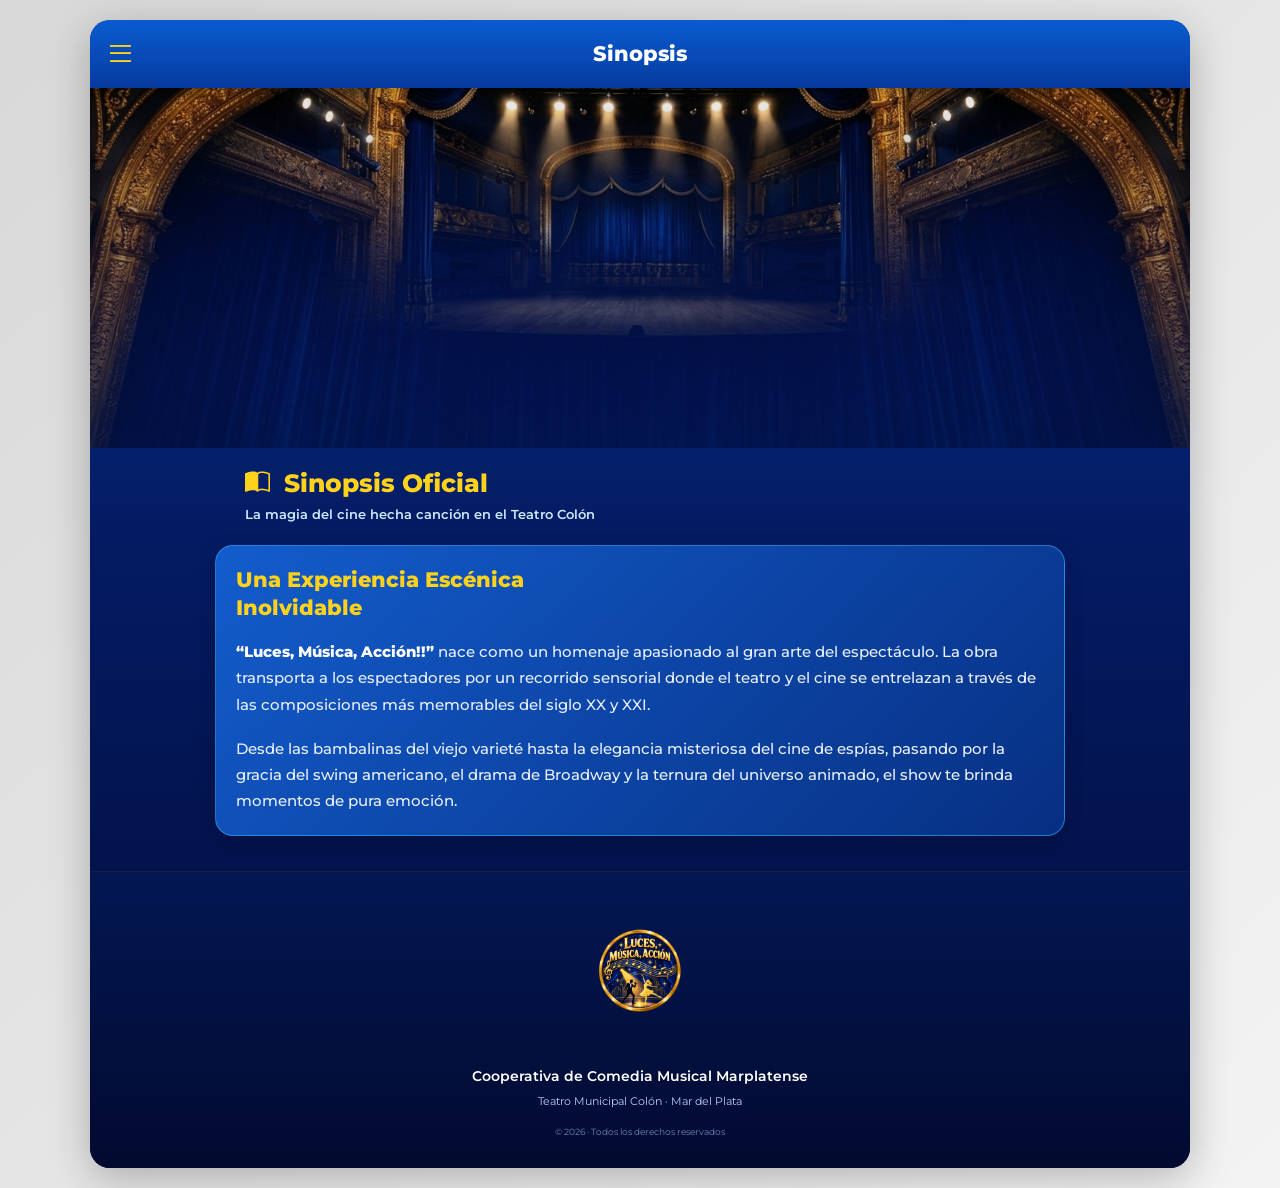
<file: sinopsis.html>
<!DOCTYPE html>
<html lang="es">

<head>

    <meta charset="UTF-8">

    <meta name="viewport"
          content="width=device-width, initial-scale=1.0">

    <title>Sinopsis - Luces, Música, Acción!!</title>


    <!-- =====================================================
         BOOTSTRAP
         ===================================================== -->

    <link
        href="https://cdn.jsdelivr.net/npm/bootstrap@5.3.3/dist/css/bootstrap.min.css"
        rel="stylesheet">


    <!-- =====================================================
         BOOTSTRAP ICONS
         ===================================================== -->

    <link
        rel="stylesheet"
        href="https://cdn.jsdelivr.net/npm/bootstrap-icons@1.11.3/font/bootstrap-icons.min.css">


    <!-- =====================================================
         GOOGLE FONT
         ===================================================== -->

    <link rel="preconnect"
          href="https://fonts.googleapis.com">

    <link rel="preconnect"
          href="https://fonts.gstatic.com"
          crossorigin>

    <link
        href="https://fonts.googleapis.com/css2?family=Montserrat:wght@400;500;600;700;800&display=swap"
        rel="stylesheet">


    <!-- =====================================================
         CSS
         ===================================================== -->

    <link rel="stylesheet"
          href="css/estilos.css">

</head>


<body>


<div class="app">


    <!-- =====================================================
         HEADER
         ===================================================== -->

    <header class="top-header">


        <!-- HAMBURGUESA -->

        <button
            class="btn-menu"
            type="button"
            data-bs-toggle="offcanvas"
            data-bs-target="#menuPrincipal"
            aria-controls="menuPrincipal"
            aria-label="Abrir menú">

            <i class="bi bi-list"></i>

        </button>


        <!-- TÍTULO -->

        <div class="header-title">

            Sinopsis

        </div>


        <div class="header-space"></div>


    </header>



    <!-- =====================================================
         MENÚ LATERAL
         ===================================================== -->

    <div
        class="offcanvas offcanvas-start menu-lateral"
        tabindex="-1"
        id="menuPrincipal">


        <!-- CABECERA -->

        <div class="menu-header">


            <div class="logo-circulo">

                <i class="bi bi-music-note-beamed"></i>

            </div>


            <div class="menu-identidad">

                <div class="menu-titulo">

                    ¡Luces, Música, Acción!!

                </div>

                <div class="menu-lugar">

                    Teatro Colón · Mar del Plata

                </div>

            </div>


            <button
                type="button"
                class="btn-close-menu"
                data-bs-dismiss="offcanvas"
                aria-label="Cerrar">

                <i class="bi bi-x-lg"></i>

            </button>


        </div>



        <!-- =================================================
             MENÚ
             ================================================= -->

        <nav class="menu-opciones">


            <!-- INICIO -->

            <a
                href="index.html"
                class="menu-item">

                <span class="menu-icono">
                    <i class="bi bi-house-fill"></i>
                </span>

                <span>
                    Inicio
                </span>

            </a>


            <!-- SINOPSIS -->

            <a
                href="sinopsis.html"
                class="menu-item activo">

                <span class="menu-icono">
                    <i class="bi bi-book-half"></i>
                </span>

                <span>
                    Sinopsis
                </span>

            </a>


            <!-- ELENCO -->

            <a
                href="elenco.html"
                class="menu-item">

                <span class="menu-icono">
                    <i class="bi bi-people-fill"></i>
                </span>

                <span>
                    Elenco
                </span>

            </a>


            <!-- PROGRAMA -->

            <a
                href="programa.html"
                class="menu-item">

                <span class="menu-icono">
                    <i class="bi bi-music-note-list"></i>
                </span>

                <span>
                    Programa Musical
                </span>

            </a>


            <!-- GALERÍA -->

            <a
                href="galeria.html"
                class="menu-item">

                <span class="menu-icono">
                    <i class="bi bi-images"></i>
                </span>

                <span>
                    Galería de Fotos
                </span>

            </a>


            <!-- ENTRADAS -->

            <a
                href="entradas.html"
                class="menu-item">

                <span class="menu-icono">
                    <i class="bi bi-ticket-perforated-fill"></i>
                </span>

                <span>
                    Entradas
                </span>

            </a>

            <a
                href="publicidades.html"
                class="menu-item"
                data-bs-dismiss="offcanvas">

                <span class="menu-icono">
                    <i class="bi bi-wallet2"></i>
                </span>

                <span>
                   Nuestros auspiciantes
                </span>

            </a>
                <!--Videos-->
            <a
                href="videos.html"
                class="menu-item">

                <span class="menu-icono">

                    <i class="bi bi-camera-reels-fill"></i>

                </span>

                <span>

                    Videos

                </span>

            </a>



        </nav>

    </div>



    <!-- =====================================================
         CONTENIDO
         ===================================================== -->

    <main class="pagina-sinopsis">


        <!-- =================================================
             IMAGEN DEL TEATRO
             ================================================= -->

        <section class="sinopsis-hero">


            <img
                src="img/bg.png"
                alt="Teatro Municipal Colón de Mar del Plata">


        </section>



        <!-- =================================================
             TÍTULO
             ================================================= -->

        <section class="sinopsis-introduccion">


            <h1>

                <i class="bi bi-book-half"></i>

                Sinopsis Oficial

            </h1>


            <p>

                La magia del cine hecha canción en el Teatro Colón

            </p>


        </section>



        <!-- =================================================
             SINOPSIS COMPLETA
             ================================================= -->

        <section class="sinopsis-card">


            <h2>

                Una Experiencia Escénica
                <br>
                Inolvidable

            </h2>


            <p>

                <strong>“Luces, Música, Acción!!”</strong>
                nace como un homenaje apasionado al gran arte
                del espectáculo.

                La obra transporta a los espectadores por un
                recorrido sensorial donde el teatro y el cine
                se entrelazan a través de las composiciones
                más memorables del siglo XX y XXI.

            </p>


            <p>

                Desde las bambalinas del viejo varieté hasta
                la elegancia misteriosa del cine de espías,
                pasando por la gracia del swing americano,
                el drama de Broadway y la ternura del universo
                animado, el show te brinda momentos
                de pura emoción.

            </p>


        </section>



    </main>



    <!-- =====================================================
         FOOTER
         ===================================================== -->

    <footer class="footer">


        <div class="footer-logo">

            <img
                src="img/logo-espectaculo.png"
                alt="Luces, Música, Acción!!">

        </div>


        <div class="footer-cooperativa">

            Cooperativa de Comedia Musical Marplatense

        </div>


        <div class="footer-lugar">

            Teatro Municipal Colón · Mar del Plata

        </div>


        <div class="footer-copy">

            © 2026 · Todos los derechos reservados

        </div>


    </footer>


</div>



<!-- =========================================================
     BOOTSTRAP JS
     ========================================================= -->

<script
    src="https://cdn.jsdelivr.net/npm/bootstrap@5.3.3/dist/js/bootstrap.bundle.min.js">
</script>


</body>

</html>
</file>
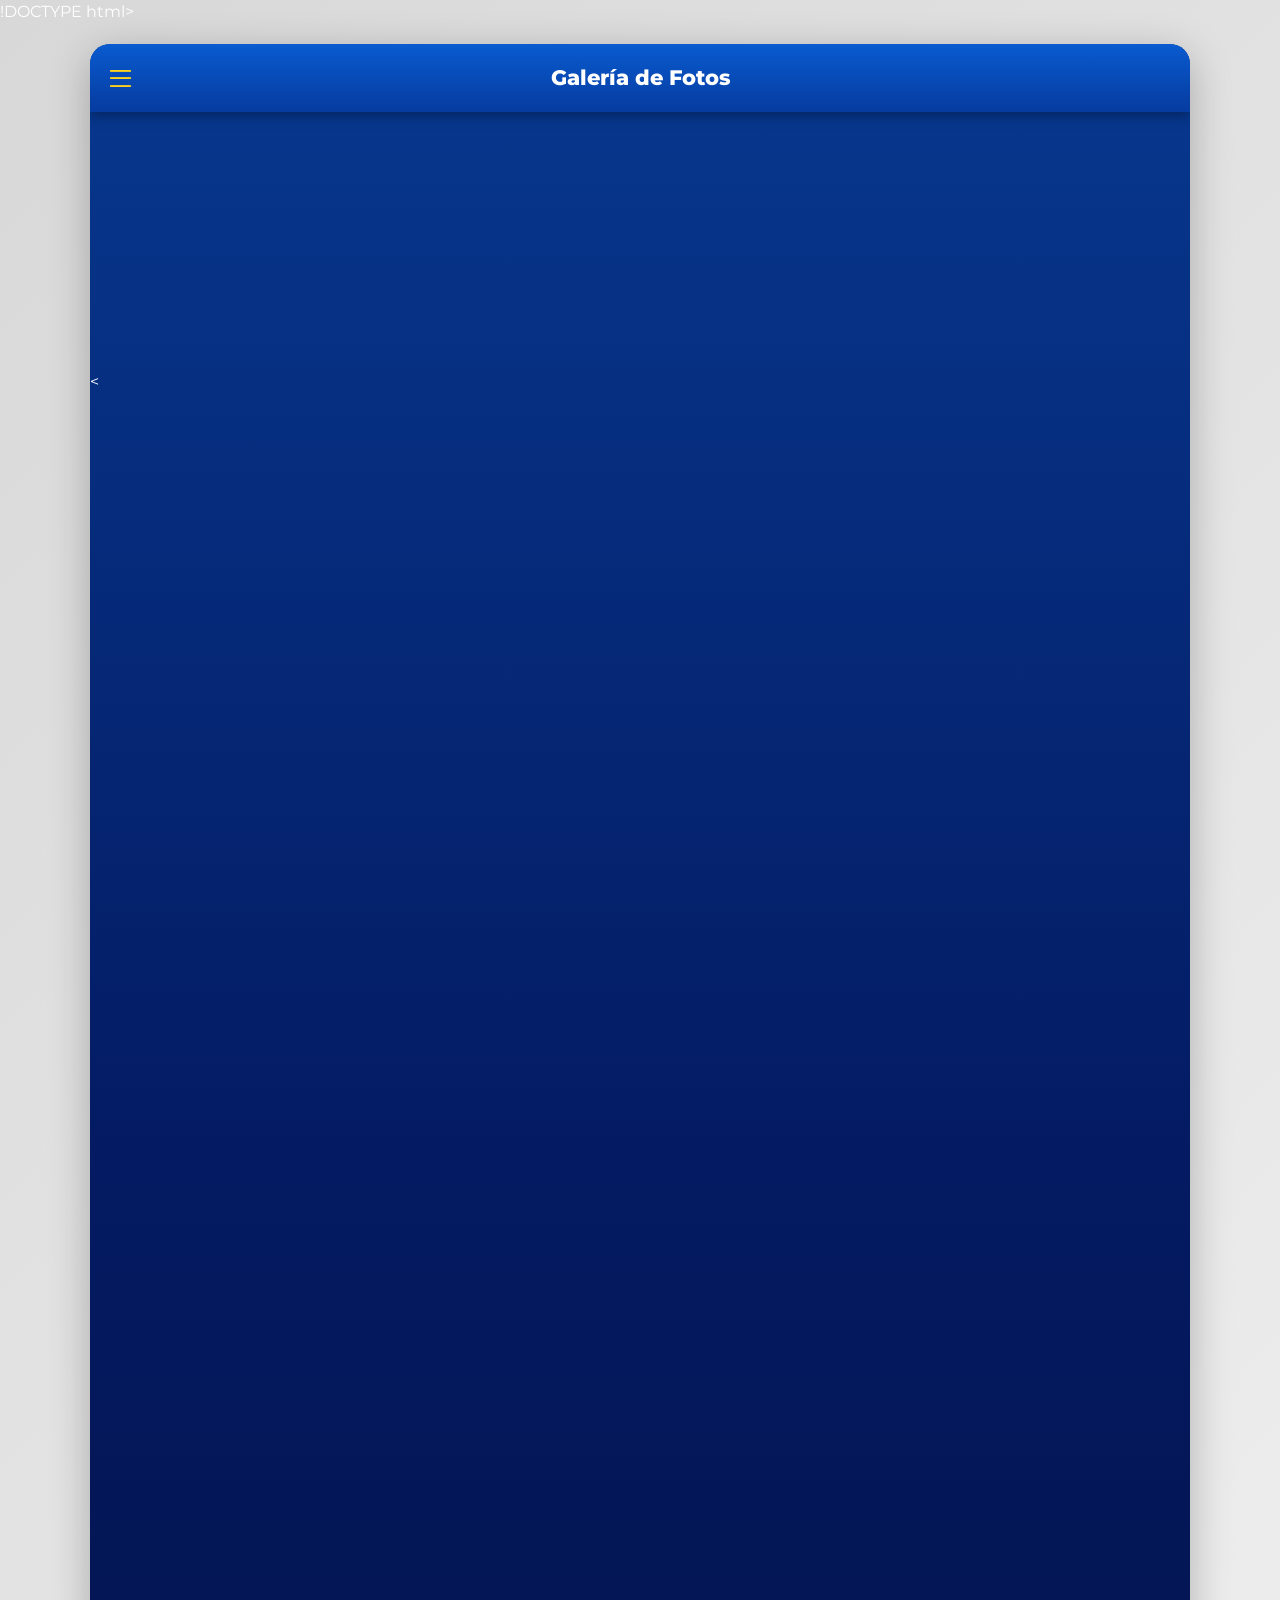
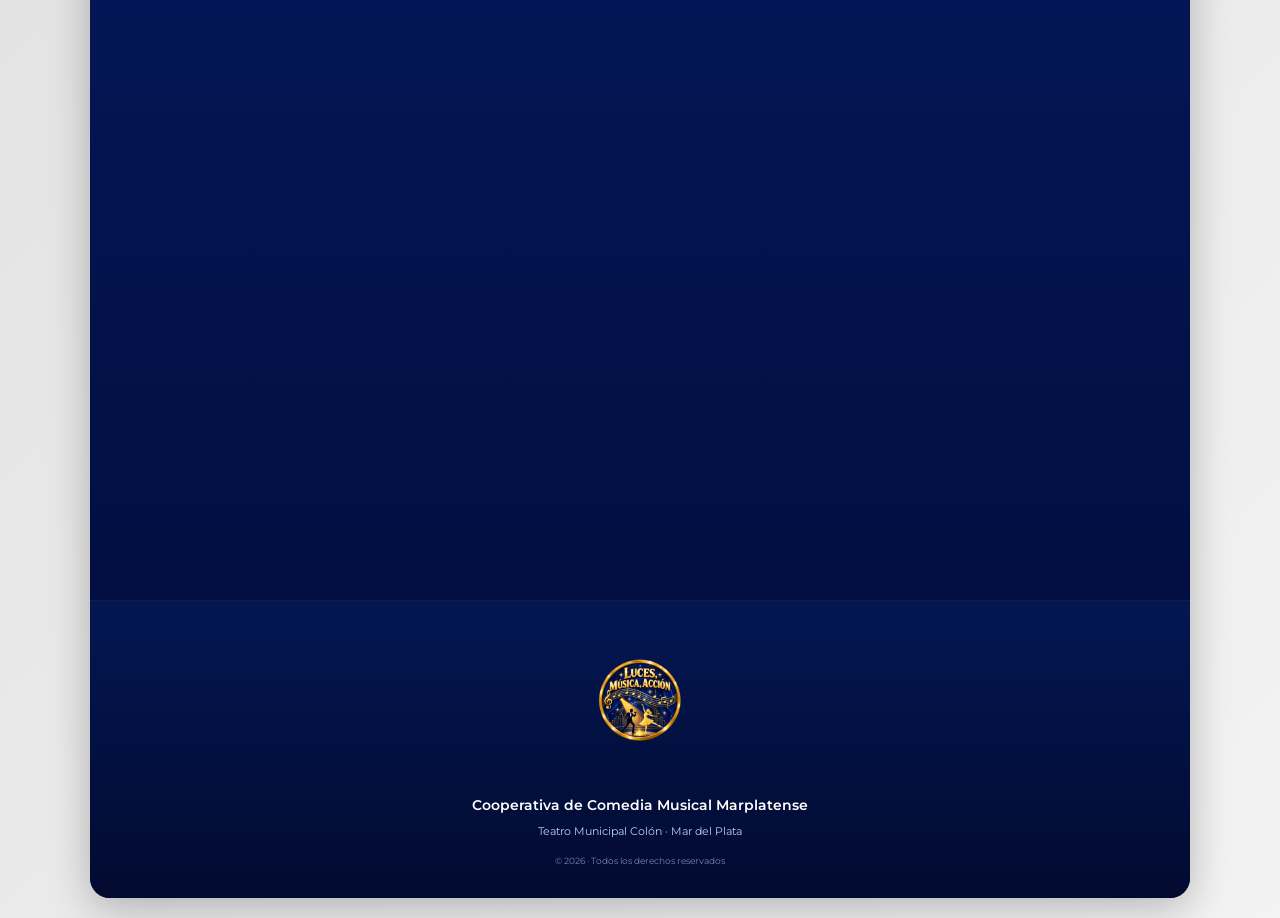
<file: videos.html>
!DOCTYPE html>
<html lang="es">

<head>

    <meta charset="UTF-8">

    <meta name="viewport"
          content="width=device-width, initial-scale=1.0">

    <title>Galería de Fotos - Luces, Música, Acción!!</title>


    <!-- ==================================================
         BOOTSTRAP
         ================================================== -->

    <link
        href="https://cdn.jsdelivr.net/npm/bootstrap@5.3.3/dist/css/bootstrap.min.css"
        rel="stylesheet">


    <!-- ==================================================
         BOOTSTRAP ICONS
         ================================================== -->

    <link
        rel="stylesheet"
        href="https://cdn.jsdelivr.net/npm/bootstrap-icons@1.11.3/font/bootstrap-icons.min.css">


    <!-- ==================================================
         GOOGLE FONT
         ================================================== -->

    <link rel="preconnect"
          href="https://fonts.googleapis.com">

    <link rel="preconnect"
          href="https://fonts.gstatic.com"
          crossorigin>

    <link
        href="https://fonts.googleapis.com/css2?family=Montserrat:wght@400;500;600;700;800&display=swap"
        rel="stylesheet">


    <!-- ==================================================
         CSS PROPIO
         ================================================== -->

    <link
        rel="stylesheet"
        href="css/estilos.css">

</head>


<body>


<div class="app">


    <!-- ==================================================
         HEADER
         ================================================== -->

    <header class="top-header">


        <!-- HAMBURGUESA -->

        <button
            class="btn-menu"
            type="button"
            data-bs-toggle="offcanvas"
            data-bs-target="#menuPrincipal"
            aria-controls="menuPrincipal"
            aria-label="Abrir menú">

            <i class="bi bi-list"></i>

        </button>


        <!-- TÍTULO -->

        <div class="header-title">

            Galería de Fotos

        </div>


        <!-- ESPACIADOR -->

        <div class="header-space"></div>


    </header>



    <!-- ==================================================
         MENÚ LATERAL
         ================================================== -->

    <div
        class="offcanvas offcanvas-start menu-lateral"
        tabindex="-1"
        id="menuPrincipal">


        <!-- CABECERA DEL MENÚ -->

        <div class="menu-header">


            <!-- LOGO -->

            <div class="logo-circulo">

                <i class="bi bi-music-note-beamed"></i>

            </div>


            <!-- IDENTIDAD -->

            <div class="menu-identidad">

                <div class="menu-titulo">

                    ¡Luces, Música, Acción!!

                </div>

                <div class="menu-lugar">

                    Teatro Colón · Mar del Plata

                </div>

            </div>


            <!-- CERRAR -->

            <button
                type="button"
                class="btn-close-menu"
                data-bs-dismiss="offcanvas"
                aria-label="Cerrar">

                <i class="bi bi-x-lg"></i>

            </button>


        </div>



        <!-- ==================================================
             OPCIONES DEL MENÚ
             ================================================== -->

        <nav class="menu-opciones">


            <!-- INICIO -->

            <a
                href="index.html"
                class="menu-item">

                <span class="menu-icono">

                    <i class="bi bi-house-fill"></i>

                </span>

                <span>

                    Inicio

                </span>

            </a>


            <!-- SINOPSIS -->

            <a
                href="sinopsis.html"
                class="menu-item">

                <span class="menu-icono">

                    <i class="bi bi-book-half"></i>

                </span>

                <span>

                    Sinopsis

                </span>

            </a>


            <!-- ELENCO -->

            <a
                href="elenco.html"
                class="menu-item">

                <span class="menu-icono">

                    <i class="bi bi-people-fill"></i>

                </span>

                <span>

                    Elenco

                </span>

            </a>


            <!-- PROGRAMA -->

            <a
                href="programa.html"
                class="menu-item">

                <span class="menu-icono">

                    <i class="bi bi-music-note-list"></i>

                </span>

                <span>

                    Programa Musical

                </span>

            </a>


            <!-- GALERÍA -->

            <a
                href="galeria.html"
                class="menu-item activo">

                <span class="menu-icono">

                    <i class="bi bi-images"></i>

                </span>

                <span>

                    Galería de Fotos

                </span>

            </a>


            <!-- ENTRADAS -->

            <a
                href="entradas.html"
                class="menu-item">

                <span class="menu-icono">

                    <i class="bi bi-ticket-perforated-fill"></i>

                </span>

                <span>

                    Entradas

                </span>

            </a>

            <a
                href="publicidades.html"
                class="menu-item"
                data-bs-dismiss="offcanvas">

                <span class="menu-icono">
                    <i class="bi bi-wallet2"></i>
                </span>

                <span>
                   Nuestros auspiciantes
                </span>

            </a>

            <a
                href="videos.html"
                class="menu-item">

                <span class="menu-icono">

                    <i class="bi bi-camera-reels-fill"></i>

                </span>

                <span>

                    Videos

                </span>

            </a>


        </nav>


    </div>
            <!-- ==================================================
             GALERÍA  DE VIDEOS
             ================================================== -->

         <section class="galeria-grid-video">

                <div class="row justify-content-center mb-2 m-auto">
                    <div class="col-md-6">
                        <iframe class="youtube-video " width="800" height="250"
                            src="https://www.youtube.com/embed/a6Y6Nt0O_Pg?si=Jve8nN_HYYypHF5J"
                            title="YouTube video player" frameborder="0"
                            allow="accelerometer; autoplay; clipboard-write; encrypted-media; gyroscope; picture-in-picture; web-share"
                            referrerpolicy="strict-origin-when-cross-origin" allowfullscreen></iframe>
                    </div>

                    <div class="col-md-6 ">
                        <iframe class="youtube-video " width="800" height="250"
                            src="https://www.youtube.com/embed/a-pdDz8H-pQ?si=VH6LcQFae3isOOuZ"
                            title="YouTube video player" frameborder="0"
                            allow="accelerometer; autoplay; clipboard-write; encrypted-media; gyroscope; picture-in-picture; web-share"
                            referrerpolicy="strict-origin-when-cross-origin" allowfullscreen></iframe>
                    </div>
                </div> <!--ROW-->


            <    <div class="row justify-content-center mb-2 m-auto">

                    <div class="col-md-6">
                        <iframe class="youtube-video " width="800" height="250"
                            src="https://www.youtube.com/embed/seDSZN_M1WE?si=rs7H_znvmuAyWm04"
                            title="YouTube video player" frameborder="0"
                            allow="accelerometer; autoplay; clipboard-write; encrypted-media; gyroscope; picture-in-picture; web-share"
                            referrerpolicy="strict-origin-when-cross-origin" allowfullscreen></iframe>
                    </div>

                    <div class="col-md-6 ">
                        <iframe class="youtube-video" width="800" height="250" src="https://www.youtube.com/embed/UqM6kFNAD5E?si=8xv1SOiPpKceGqUn" title="YouTube video player" frameborder="0" allow="accelerometer; autoplay; clipboard-write; encrypted-media; gyroscope; picture-in-picture; web-share" referrerpolicy="strict-origin-when-cross-origin" allowfullscreen></iframe>
                    </div>
                </> <!--ROW-->

                <!--DISNEY-->
                <div class="row justify-content-center mb-2 m-auto">
                    <div class="col-md-6 ">
                        <iframe class="youtube-video" width="800" height="250" src="https://www.youtube.com/embed/yp2XF5w3MY0?si=jY_rGA9sOzhEbO-G" title="YouTube video player" frameborder="0" allow="accelerometer; autoplay; clipboard-write; encrypted-media; gyroscope; picture-in-picture; web-share" referrerpolicy="strict-origin-when-cross-origin" allowfullscreen></iframe>
                    </div>

                    <!--VARIETÉ-->
                    <div class="col-md-6 ">
                        <iframe class="youtube-video" width="800" height="250" src="https://www.youtube.com/embed/YRI5Gtx66XM?si=tnHisoMdQtUElSRj" title="YouTube video player" frameborder="0" allow="accelerometer; autoplay; clipboard-write; encrypted-media; gyroscope; picture-in-picture; web-share" referrerpolicy="strict-origin-when-cross-origin" allowfullscreen></iframe>
                    </div>
                </div>
                
                <div class="row justify-content-center mb-2 m-auto">

                    <!--VARIETÉ-->
                    <div class="col-md-6 ">
                        <iframe class="youtube-video" width="800" height="250" src="https://www.youtube.com/embed/GHV-izf50-w?si=4Dj4n0Y_wijNliZV" title="YouTube video player" frameborder="0" allow="accelerometer; autoplay; clipboard-write; encrypted-media; gyroscope; picture-in-picture; web-share" referrerpolicy="strict-origin-when-cross-origin" allowfullscreen></iframe>
                    </div>

                    <!--SE DICE DE MÍ-->
                    <div class="col-md-6">
                        <iframe class="youtube-video" width="800" height="250" src="https://www.youtube.com/embed/PlPHij9wTTE?si=lYgpIwG86IOGYsMX" title="YouTube video player" frameborder="0" allow="accelerometer; autoplay; clipboard-write; encrypted-media; gyroscope; picture-in-picture; web-share" referrerpolicy="strict-origin-when-cross-origin" allowfullscreen></iframe>
                    </div>
              </div>

              <div class="row justify-content-center mb-2 m-auto">
                    <!--CHATTANOOGA-->
                    <div class="col-md-6">
                        <iframe class="youtube-video" width="800" height="250" src="https://www.youtube.com/embed/l81vgFlIGcU?si=C1MyXV954UxGBwYl" title="YouTube video player" frameborder="0" allow="accelerometer; autoplay; clipboard-write; encrypted-media; gyroscope; picture-in-picture; web-share" referrerpolicy="strict-origin-when-cross-origin" allowfullscreen></iframe>
                    </div>

                    <!--GRACIAS POR LA MÚSICA-->
                    <div class="col-md-6">
                        <iframe class="youtube-video" width="800" height="250" src="https://www.youtube.com/embed/NsnZlweg2t8?si=4Khmjox-hm2I2glC" title="YouTube video player" frameborder="0" allow="accelerometer; autoplay; clipboard-write; encrypted-media; gyroscope; picture-in-picture; web-share" referrerpolicy="strict-origin-when-cross-origin" allowfullscreen></iframe>
                    </div>
           
             </div>

              <div class="row justify-content-center mb-2 m-auto">

                <!--NADIE VA ARRUNINAR MI FESTIVAL-->
                 <div class="col-md-6">
                    <iframe class="youtube-video" width="800" height="250" src="https://www.youtube.com/embed/ButNCrN_BLQ?si=lINRLrDmk5tsIPLs" title="YouTube video player" frameborder="0" allow="accelerometer; autoplay; clipboard-write; encrypted-media; gyroscope; picture-in-picture; web-share" referrerpolicy="strict-origin-when-cross-origin" allowfullscreen></iframe>
                 </div>

                 <!--MAMÁ MORTON-->
                 <div class="col-md 6">
                    <iframe class="youtube-video" width="800" height="250" src="https://www.youtube.com/embed/0sPnidRQvX4?si=vQHudAlDDP0QHFqj" title="YouTube video player" frameborder="0" allow="accelerometer; autoplay; clipboard-write; encrypted-media; gyroscope; picture-in-picture; web-share" referrerpolicy="strict-origin-when-cross-origin" allowfullscreen></iframe>
                 </div>
             </div>

            <div class="row justify-content-center mb-2 m-auto">

                <!--SE DICE DE MÍ-->
                <div class="col md 6">
                    <iframe class="youtube-video" width="800" height="250" src="https://www.youtube.com/embed/yDM-aVCSars?si=phDU5vOMnQcYTzHm" title="YouTube video player" frameborder="0" allow="accelerometer; autoplay; clipboard-write; encrypted-media; gyroscope; picture-in-picture; web-share" referrerpolicy="strict-origin-when-cross-origin" allowfullscreen></iframe>
                </div>

                <!--NEW YORK NEW YORK-->
                <div class="col-md-6">
                    <iframe class="youtube-video" width="800" height="250" src="https://www.youtube.com/embed/sVZ1EbRAaso?si=U4rb4qnDMU-SaBkl" title="YouTube video player" frameborder="0" allow="accelerometer; autoplay; clipboard-write; encrypted-media; gyroscope; picture-in-picture; web-share" referrerpolicy="strict-origin-when-cross-origin" allowfullscreen></iframe>
                </div>

            </div>

            <div class="row justify-content-center mb-2 m-auto">
                <!--SING SING SING-->
                <div class="col md 6">
                    <iframe class="youtube-video" width="800" height="250" src="https://www.youtube.com/embed/-iLOnSMLjis?si=9qxHx2SArNeVvRqZ" title="YouTube video player" frameborder="0" allow="accelerometer; autoplay; clipboard-write; encrypted-media; gyroscope; picture-in-picture; web-share" referrerpolicy="strict-origin-when-cross-origin" allowfullscreen></iframe>
                </div>
            </div>
      </section>
    
        <!-- =====================================================
         FOOTER
         ===================================================== -->

        <footer class="footer">


            <!-- LOGO -->

            <div class="footer-logo">

                <img src="img/logo-espectaculo.png" alt="Logo Luces, Música, Acción!!">

            </div>


            <!-- TEXTO -->

            <div class="footer-cooperativa">

                Cooperativa de Comedia Musical Marplatense

            </div>


            <!-- UBICACIÓN -->

            <div class="footer-lugar">

                Teatro Municipal Colón · Mar del Plata

            </div>


            <!-- DERECHOS -->

            <div class="footer-copy">

                © 2026 · Todos los derechos reservados

            </div>


        </footer>


    </div>



    <!-- =========================================================
     BOOTSTRAP JAVASCRIPT
     ========================================================= -->

    <script src="https://cdn.jsdelivr.net/npm/bootstrap@5.3.3/dist/js/bootstrap.bundle.min.js">
    </script>


</body>

</html>
</file>
<file: css/estilos.css>
/* ==========================================================
   LUCES, MÚSICA, ACCIÓN!!
   CSS - PANTALLA INICIO
   ========================================================== */


/* ==========================================================
   VARIABLES
   ========================================================== */

:root {

    --azul-oscuro: #03134f;

    --azul: #063da8;

    --azul-medio: #0758d0;

    --azul-claro: #087ee5;

    --celeste: #18c8ff;

    --dorado: #ffd21c;

    --dorado-oscuro: #e5a900;

    --blanco: #ffffff;

    --texto: #dce8ff;

}


/* ==========================================================
   RESET
   ========================================================== */

* {

    margin: 0;

    padding: 0;

    box-sizing: border-box;

}


html {

    scroll-behavior: smooth;

}


body {

    margin: 0;

    font-family: "Montserrat", Arial, sans-serif;

    background: #e5e5e5;

    color: white;

}


/* ==========================================================
   APLICACIÓN
   ========================================================== */

.app {

    width: 100%;

    min-height: 100vh;

    overflow-x: hidden;

    background:

        linear-gradient(
            180deg,
            #07388f 0%,
            #041b63 45%,
            #020b38 100%
        );

}


/* ==========================================================
   HEADER
   ========================================================== */

.top-header {

    height: 68px;

    width: 100%;

    display: flex;

    align-items: center;

    position: sticky;

    top: 0;

    z-index: 1000;

    background:

        linear-gradient(
            180deg,
            #095bd0,
            #063b9f
        );

    box-shadow:

        0 3px 12px
        rgba(0,0,0,.35);

}


/* HAMBURGUESA */

.btn-menu {

    width: 60px;

    height: 60px;

    border: none;

    background: transparent;

    color: var(--dorado);

    font-size: 31px;

    display: flex;

    align-items: center;

    justify-content: center;

    cursor: pointer;

    transition: .25s;

}


.btn-menu:hover {

    transform: scale(1.1);

}


/* TÍTULO HEADER */

.header-title {

    flex: 1;

    text-align: center;

    font-size: 21px;

    font-weight: 800;

    color: white;

}


/* ESPACIO DERECHO */

.header-space {

    width: 60px;

}


/* ==========================================================
   MENÚ LATERAL
   ========================================================== */

.menu-lateral {

    width: 78% !important;

    max-width: 380px;

    background:

        linear-gradient(
            180deg,
            #063eac 0%,
            #052b81 45%,
            #031752 100%
        );

    border-right:

        1px solid
        rgba(255,255,255,.12);

    box-shadow:

        8px 0 30px
        rgba(0,0,0,.35);

}


/* ==========================================================
   CABECERA MENÚ
   ========================================================== */

.menu-header {

    position: relative;

    display: flex;

    align-items: center;

    gap: 12px;

    padding:

        22px
        15px
        20px;

    background:

        linear-gradient(
            180deg,
            rgba(0,70,180,.75),
            rgba(0,30,100,.25)
        );

}


/* LOGO CIRCULAR */

.logo-circulo {

    width: 58px;

    height: 58px;

    min-width: 58px;

    border-radius: 50%;

    display: flex;

    align-items: center;

    justify-content: center;

    color: var(--dorado);

    font-size: 27px;

    background:

        radial-gradient(
            circle,
            #0b66cf,
            #03184d
        );

    border:

        3px solid
        var(--dorado);

}


/* IDENTIDAD */

.menu-identidad {

    padding-right: 20px;

}


.menu-titulo {

    color: var(--dorado);

    font-size: 15px;

    line-height: 1.15;

    font-weight: 800;

}


.menu-lugar {

    margin-top: 5px;

    color: #bdeaff;

    font-size: 11px;

    font-weight: 600;

}


/* CERRAR */

.btn-close-menu {

    position: absolute;

    top: 10px;

    right: 10px;

    width: 30px;

    height: 30px;

    border: none;

    background: transparent;

    color: white;

    font-size: 15px;

}


/* ==========================================================
   OPCIONES MENÚ
   ========================================================== */

.menu-opciones {

    padding:

        8px
        13px
        20px;

}


.menu-item {

    min-height: 62px;

    display: flex;

    align-items: center;

    gap: 12px;

    margin-bottom: 4px;

    padding:

        0
        18px;

    border-radius: 13px;

    text-decoration: none;

    color: white;

    font-size: 16px;

    font-weight: 600;

    transition:

        background .25s ease,
        color .25s ease,
        transform .25s ease;

}


.menu-icono {

    width: 29px;

    min-width: 29px;

    text-align: center;

    color: var(--dorado);

    font-size: 20px;

}


.menu-item:hover {

    background:

        rgba(255,255,255,.08);

    transform:

        translateX(3px);

}


.menu-item.activo {

    background:

        linear-gradient(
            180deg,
            #ffdf27,
            #f3b700
        );

    color: #111;

    box-shadow:

        0 4px 12px
        rgba(0,0,0,.25);

}


.menu-item.activo .menu-icono {

    color: #111;

}


/* ==========================================================
   HERO
   ========================================================== */

.hero {

    position: relative;

    min-height: 520px;

    overflow: hidden;

}


/* IMAGEN DE FONDO */

.hero-imagen {

    position: absolute;

    inset: 0;

    background-image:

        url("../img/bg.png");

    background-size: cover;

    background-position:

        center center;

    background-repeat: no-repeat;
    background-attachment: fixed;
}


/* CAPA OSCURA */

.hero-overlay {

    position: absolute;

    inset: 0;

    background:

        linear-gradient(
            180deg,
            rgba(0,0,0,.05) 0%,
            rgba(0,0,15,.18) 40%,
            rgba(1,6,30,.86) 100%
        );

}


/* CONTENIDO HERO */

.hero-contenido {

    position: relative;

    z-index: 2;

    min-height: 520px;

    padding:

        180px
        20px
        30px;

    text-align: center;

}


/* TEATRO */

.badge-teatro {

    display: inline-flex;

    align-items: center;

    justify-content: center;

    gap: 7px;

    padding:

        8px
        16px;

    border:

        2px solid
        var(--dorado);

    border-radius: 30px;

    background:

        linear-gradient(
            180deg,
            #a76d0b,
            #614000
        );

    color: #fff4a5;

    font-size: 12px;

    font-weight: 800;

    box-shadow:

        0 0 15px
        rgba(255,210,28,.35);

}


/* TÍTULO */

.hero h1 {

    margin-top: 18px;

    color: white;

    font-size:

        clamp(
            29px,
            8vw,
            43px
        );

    line-height: 1.05;

    font-weight: 800;

    text-shadow:

        0 3px 8px
        rgba(0,0,0,.95);

}


/* SUBTÍTULO */

.hero-subtitulo {

    max-width: 390px;

    margin:

        12px
        auto
        22px;

    color: #e9f0ff;

    font-size: 15px;

    line-height: 1.45;

    font-weight: 600;

    text-shadow:

        0 2px 5px
        rgba(0,0,0,.9);

}


/* BOTÓN */

.btn-programa {

    display: flex;

    align-items: center;

    justify-content: center;

    gap: 8px;

    width: min(88%, 390px);

    min-height: 56px;

    margin: auto;

    border-radius: 14px;

    border:

        2px solid
        #ffe45b;

    background:

        linear-gradient(
            180deg,
            #ffe039,
            #efb000
        );

    color: #171100;

    text-decoration: none;

    font-size: 14px;

    font-weight: 800;

    box-shadow:

        0 5px 18px
        rgba(0,0,0,.45);

    transition: .25s;

}


.btn-programa:hover {

    color: #111;

    transform:

        translateY(-2px);

}


/* ==========================================================
   INFORMACIÓN
   ========================================================== */

.informacion {

    margin:

        14px
        18px
        0;

    padding:

        18px;

    border-radius: 17px;

    background:

        linear-gradient(
            135deg,
            rgba(19,91,218,.9),
            rgba(6,43,125,.95)
        );

    border:

        1px solid
        rgba(76,166,255,.45);

}


.info-bloque {

    display: flex;

    gap: 14px;

    align-items: flex-start;

}


.info-bloque + .info-bloque {

    margin-top: 18px;

}


.info-icono {

    min-width: 34px;

    color: var(--dorado);

    font-size: 25px;

}


.info-icono.celeste {

    color: var(--celeste);

}


.info-titulo {

    color: var(--dorado);

    font-size: 19px;

    font-weight: 800;

    line-height: 1.2;

}


.info-titulo.blanco {

    color: white;

}


.info-texto {

    margin-top: 4px;

    color: var(--texto);

    font-size: 13px;

    font-weight: 600;

}


/* ==========================================================
   CONTACTO
   ========================================================== */

.contacto {

    padding:

        22px
        18px
        14px;

    text-align: center;

}


.contacto-titulo {

    font-size: 16px;

    font-weight: 800;

}


.contacto-whatsapp {

    display: inline-block;

    margin-top: 6px;

    color: var(--dorado);

    text-decoration: none;

    font-size: 17px;

    font-weight: 800;

}


/* ==========================================================
   SINOPSIS RESUMEN
   ========================================================== */

.sinopsis-resumen {

    margin:

        12px
        18px
        25px;

    padding:

        20px;

    border-radius: 18px;

    background:

        linear-gradient(
            135deg,
            rgba(8,86,207,.95),
            rgba(7,38,116,.95)
        );

    border:

        1px solid
        rgba(35,176,255,.55);

    box-shadow:

        inset
        0 0 25px
        rgba(0,170,255,.10);

}


/* TÍTULO SINOPSIS */

.sinopsis-resumen h2 {

    margin-bottom: 13px;

    color: var(--dorado);

    font-size: 21px;

    font-weight: 800;

}


.sinopsis-resumen h2 i {

    margin-right: 6px;

}


/* TEXTO */

.sinopsis-resumen p {

    margin: 0;

    color: #e2ebff;

    font-size: 13px;

    line-height: 1.65;

    font-weight: 500;

}


/* ==========================================================
   BOTÓN SINOPSIS COMPLETA
   ========================================================== */

.btn-sinopsis {

    display: flex;

    align-items: center;

    justify-content: center;

    gap: 8px;

    width: 100%;

    margin-top: 18px;

    padding:

        12px
        15px;

    border:

        1px solid
        rgba(24,200,255,.8);

    border-radius: 12px;

    background:

        rgba(5,75,180,.45);

    color: var(--celeste);

    text-decoration: none;

    font-size: 13px;

    font-weight: 800;

    transition: .25s;

}


.btn-sinopsis:hover {

    background:

        rgba(18,120,230,.65);

    color: white;

}


/* ==========================================================
   FOOTER
   ========================================================== */

.footer {

    padding:

        35px
        20px
        30px;

    text-align: center;

    background:

        linear-gradient(
            180deg,
            #031752,
            #020a30
        );

    border-top:

        1px solid
        rgba(255,255,255,.08);

}


/* LOGO */

.footer-logo img {

    display: block;

    width:

        min(
            190px,
            65%
        );

    height: auto;

    margin:

        0
        auto
        15px;

}

/* ==========================================================
   LOGO DEL ESPECTÁCULO - FOOTER
   ========================================================== */

.footer-logo {

    display: flex;

    justify-content: center;

    align-items: center;

    margin-bottom: 15px;

}


.footer-logo img {

    width: 145px;

    height: 145px;

    object-fit: contain;

    display: block;

}


/* COOPERATIVA */

.footer-cooperativa {

    color: white;

    font-size: 14px;

    line-height: 1.4;

    font-weight: 600;

}


/* LUGAR */

.footer-lugar {

    margin-top: 7px;

    color: #b9cfff;

    font-size: 11px;

}


/* COPYRIGHT */

.footer-copy {

    margin-top: 15px;

    color: #7285b5;

    font-size: 9px;

}


/* ==========================================================
   CELULARES PEQUEÑOS
   ========================================================== */

@media (max-width: 375px) {


    .menu-lateral {

        width: 82% !important;

    }


    .menu-item {

        min-height: 57px;

        font-size: 14px;

    }


    .hero {

        min-height: 500px;

    }


    .hero-contenido {

        min-height: 500px;

        padding-top: 165px;

    }


    .hero h1 {

        font-size: 28px;

    }


}


/* ==========================================================
   TABLET
   ========================================================== */

@media (min-width: 576px) {


    .app {

        max-width: 768px;

        margin: auto;

    }


    .hero {

        min-height: 600px;

    }


    .hero-contenido {

        min-height: 600px;

        padding-top: 220px;

    }


    .informacion {

        margin-left: 30px;

        margin-right: 30px;

    }


    .sinopsis-resumen {

        margin-left: 30px;

        margin-right: 30px;

    }

}


/* ==========================================================
   ESCRITORIO
   ========================================================== */

@media (min-width: 992px) {


    body {

        background:

            linear-gradient(
                135deg,
                #d8d8d8,
                #f3f3f3
            );

    }


    .app {

        max-width: 1100px;

        margin:

            20px
            auto;

        border-radius: 20px;

        overflow: hidden;

        box-shadow:

            0 10px 40px
            rgba(0,0,0,.25);

    }


    .hero {

        min-height: 650px;

    }


    .hero-contenido {

        min-height: 650px;

        padding-top: 260px;

    }


    .hero h1 {

        font-size: 50px;

    }


    .hero-subtitulo {

        font-size: 18px;

        max-width: 600px;

    }


    .informacion {

        max-width: 850px;

        margin-left: auto;

        margin-right: auto;

    }


    .sinopsis-resumen {

        max-width: 850px;

        margin-left: auto;

        margin-right: auto;

    }

}

/* ==========================================================
   PANTALLA SINOPSIS
   ========================================================== */


/* ==========================================================
   CONTENEDOR
   ========================================================== */

.pagina-sinopsis {

    padding-bottom: 10px;

}


/* ==========================================================
   IMAGEN TEATRO
   ========================================================== */

.sinopsis-hero {

    position: relative;

    width: 100%;

    height: 210px;

    overflow: hidden;

}


.sinopsis-hero::after {

    content: "";

    position: absolute;

    inset: 0;

    background:

        linear-gradient(
            180deg,
            rgba(0,0,0,.05),
            rgba(2,20,75,.75)
        );

}


.sinopsis-hero img {

    width: 100%;

    height: 100%;

    object-fit: cover;

    object-position: center;

    display: block;

}


/* ==========================================================
   INTRODUCCIÓN
   ========================================================== */

.sinopsis-introduccion {

    padding:

        20px
        20px
        10px;

}


.sinopsis-introduccion h1 {

    margin: 0;

    color: var(--dorado);

    font-size: 25px;

    font-weight: 800;

    line-height: 1.2;

}


.sinopsis-introduccion h1 i {

    margin-right: 7px;

}


.sinopsis-introduccion p {

    margin:

        7px
        0
        0;

    color: #cdeaff;

    font-size: 13px;

    font-weight: 600;

}


/* ==========================================================
   TARJETA DE SINOPSIS
   ========================================================== */

.sinopsis-card {

    margin:

        10px
        18px
        25px;

    padding:

        20px;

    border-radius: 18px;

    background:

        linear-gradient(
            135deg,
            rgba(21,100,216,.90),
            rgba(7,49,133,.96)
        );

    border:

        1px solid
        rgba(54,177,255,.55);

    box-shadow:

        0 5px 18px
        rgba(0,0,0,.22);

}


/* ==========================================================
   TÍTULO DE LA TARJETA
   ========================================================== */

.sinopsis-card h2 {

    margin:

        0
        0
        17px;

    color: var(--dorado);

    font-size: 21px;

    line-height: 1.35;

    font-weight: 800;

}


/* ==========================================================
   TEXTO
   ========================================================== */

.sinopsis-card p {

    margin:

        0
        0
        18px;

    color: #eaf2ff;

    font-size: 13px;

    line-height: 1.65;

    font-weight: 500;

}


.sinopsis-card p:last-child {

    margin-bottom: 0;

}


.sinopsis-card strong {

    color: white;

    font-weight: 800;

}


/* ==========================================================
   TABLET
   ========================================================== */

@media (min-width: 576px) {


    .sinopsis-hero {

        height: 280px;

    }


    .sinopsis-introduccion {

        padding-left: 30px;

        padding-right: 30px;

    }


    .sinopsis-card {

        margin-left: 30px;

        margin-right: 30px;

    }


}


/* ==========================================================
   ESCRITORIO
   ========================================================== */

@media (min-width: 992px) {


    .sinopsis-hero {

        height: 360px;

    }


    .sinopsis-introduccion {

        max-width: 850px;

        margin:

            0
            auto;

    }


    .sinopsis-card {

        max-width: 850px;

        margin-left: auto;

        margin-right: auto;

    }


    .sinopsis-card p {

        font-size: 15px;

        line-height: 1.75;

    }

}

/*========================================================== */
/*PANTALLA ELENCO*/


/* ----------------------------------------------------------
   CONTENIDO GENERAL
   ---------------------------------------------------------- */

.elenco-content {

    width: 100%;

    max-width: 760px;

    margin: 0 auto;

    padding: 30px 18px 40px;

}


/* ----------------------------------------------------------
   ENCABEZADO DE SECCIÓN
   ---------------------------------------------------------- */

.section-heading {

    display: flex;

    align-items: center;

    gap: 15px;

    margin-bottom: 25px;

}


.heading-icon {

    width: 48px;

    height: 48px;

    display: flex;

    align-items: center;

    justify-content: center;

    flex-shrink: 0;

}


.heading-icon i {

    color: #ffd329;

    font-size: 32px;

}


.section-heading h2 {

    margin: 0;

    color: #ffd329;

    font-size: 28px;

    font-weight: 700;

}


.section-heading p {

    margin: 3px 0 0;

    color: #bdefff;

    font-size: 14px;

}


/* ----------------------------------------------------------
   LISTA DE ARTISTAS
   ---------------------------------------------------------- */

.elenco-list {

    display: flex;

    flex-direction: column;

    gap: 18px;

}


/* ----------------------------------------------------------
   TARJETA DEL ARTISTA
   ---------------------------------------------------------- */

.artist-card {

    display: flex;

    align-items: center;

    width: 100%;

    min-height: 145px;

    padding: 15px 18px;

    background:

        linear-gradient(
            135deg,
            rgba(38, 123, 211, 0.85),
            rgba(18, 66, 145, 0.88)
        );

    border: 1px solid rgba(78, 191, 255, 0.28);

    border-radius: 20px;

    box-shadow:

        0 7px 18px rgba(0, 0, 0, 0.28),

        inset 0 1px 0 rgba(255, 255, 255, 0.08);

    transition:

        transform 0.25s ease,

        box-shadow 0.25s ease;

}


/* Efecto al pasar el mouse */

.artist-card:hover {

    transform: translateY(-3px);

    box-shadow:

        0 12px 25px rgba(0, 0, 0, 0.35),

        0 0 15px rgba(60, 190, 255, 0.15);

}


/* ----------------------------------------------------------
   FOTO
   ---------------------------------------------------------- */

.artist-photo {

    width: 112px;

    height: 112px;

    flex-shrink: 0;

    margin-right: 20px;

    border-radius: 50%;

    padding: 3px;

    background:

        linear-gradient(
            135deg,
            #ffe47a,
            #dcae26,
            #fff0a6
        );

    box-shadow:

        0 0 0 2px rgba(255, 210, 50, 0.25),

        0 5px 15px rgba(0, 0, 0, 0.35);

}


.artist-photo img {

    width: 100%;

    height: 100%;

    display: block;

    object-fit: cover;

    border-radius: 50%;

}


/* ----------------------------------------------------------
   INFORMACIÓN DEL ARTISTA
   ---------------------------------------------------------- */

.artist-info {

    flex: 1;

}


.artist-info h3 {

    margin: 0 0 6px;

    color: #ffffff;

    font-size: 22px;

    line-height: 1.15;

    font-weight: 700;

}


.artist-info p {

    margin: 0;

    color: #ffd52d;

    font-size: 17px;

    line-height: 1.25;

    font-weight: 700;

}


/* ----------------------------------------------------------
   FOOTER
   ---------------------------------------------------------- */

.site-footer {

    margin-top: 45px;

    padding: 30px 15px 35px;

    text-align: center;

    border-top: 1px solid rgba(255, 255, 255, 0.08);

}


.footer-logo {

    display: flex;

    justify-content: center;

    align-items: center;

    margin-bottom: 15px;

}


.footer-logo img {

    width: 130px;

    height: 130px;

    object-fit: contain;

    display: block;

}


.site-footer p {

    margin: 0;

    color: #ffffff;

    font-size: 15px;

    font-weight: 600;

}


.site-footer small {

    display: block;

    margin-top: 8px;

    color: #8fdcff;

    font-size: 12px;

}


/* ==========================================================
   RESPONSIVE - CELULARES
   ========================================================== */

@media (max-width: 576px) {


    .elenco-content {

        padding:

            25px

            13px

            30px;

    }


    .section-heading {

        gap: 10px;

        margin-bottom: 20px;

    }


    .heading-icon {

        width: 42px;

        height: 42px;

    }


    .heading-icon i {

        font-size: 28px;

    }


    .section-heading h2 {

        font-size: 25px;

    }


    .section-heading p {

        font-size: 12px;

    }


    .elenco-list {

        gap: 14px;

    }


    .artist-card {

        min-height: 125px;

        padding: 12px;

        border-radius: 17px;

    }


    .artist-photo {

        width: 88px;

        height: 88px;

        margin-right: 15px;

    }


    .artist-info h3 {

        font-size: 18px;

    }


    .artist-info p {

        font-size: 14px;

    }


}


/* ==========================================================
   CELULARES MUY PEQUEÑOS
   ========================================================== */

@media (max-width: 380px) {


    .artist-photo {

        width: 76px;

        height: 76px;

        margin-right: 12px;

    }


    .artist-info h3 {

        font-size: 16px;

    }


    .artist-info p {

        font-size: 13px;

    }


}

/* ==========================================================
   PANTALLA PROGRAMA MUSICAL
   ========================================================== */


/* ==========================================================
   CONTENEDOR
   ========================================================== */

.programa-content {

    width: 100%;

    max-width: 760px;

    margin: 0 auto;

    padding: 28px 18px 40px;

}


/* ==========================================================
   ENCABEZADO
   ========================================================== */

.programa-heading {

    display: flex;

    align-items: center;

    gap: 13px;

    margin-bottom: 18px;

}


.programa-heading-icon {

    width: 48px;

    height: 48px;

    min-width: 48px;

    display: flex;

    align-items: center;

    justify-content: center;

}


.programa-heading-icon i {

    color: var(--dorado);

    font-size: 30px;

}


.programa-heading h1 {

    margin: 0;

    color: var(--dorado);

    font-size: 26px;

    line-height: 1.1;

    font-weight: 800;

}


/* ==========================================================
   SUBTÍTULO
   ========================================================== */

.programa-subtitulo {

    margin-bottom: 22px;

    color: #bdeaff;

    font-size: 15px;

    font-weight: 700;

}


/* ==========================================================
   LISTA
   ========================================================== */

.programa-lista {

    display: flex;

    flex-direction: column;

    gap: 12px;

}


/* ==========================================================
   TARJETA
   ========================================================== */

.programa-card {

    width: 100%;

    min-height: 72px;

    display: flex;

    align-items: center;

    padding: 10px 15px;

    border-radius: 15px;

    background:

        linear-gradient(
            135deg,
            #1168d1,
            #063b9e
        );

    border:

        1px solid
        rgba(84,190,255,.35);

    box-shadow:

        0 5px 13px
        rgba(0,0,0,.28);

    transition:

        transform .25s ease,
        box-shadow .25s ease;

}


/* EFECTO HOVER */

.programa-card:hover {

    transform: translateY(-2px);

    box-shadow:

        0 9px 20px
        rgba(0,0,0,.38);

}


/* ==========================================================
   NÚMERO
   ========================================================== */

.programa-numero {

    width: 55px;

    min-width: 55px;

    color: var(--dorado);

    font-size: 20px;

    font-weight: 800;

    text-align: center;

}


/* ==========================================================
   DATOS
   ========================================================== */

.programa-datos {

    flex: 1;

    min-width: 0;

    padding-left: 8px;

}


/* ==========================================================
   NOMBRE DEL TEMA
   ========================================================== */

.programa-tema {

    color: white;

    font-size: 16px;

    line-height: 1.4;

    font-weight: 700;

}


/* ==========================================================
   REFERENCIA ENTRE PARÉNTESIS
   ========================================================== */

.programa-referencia {

    color: var(--dorado);

    font-size: 12px;

    font-weight: 600;

}


/* ==========================================================
   CELULAR
   ========================================================== */

@media (max-width: 575px) {


    .programa-content {

        padding:

            25px
            13px
            35px;

    }


    .programa-heading {

        margin-bottom: 15px;

    }


    .programa-heading-icon {

        width: 42px;

        height: 42px;

        min-width: 42px;

    }


    .programa-heading-icon i {

        font-size: 27px;

    }


    .programa-heading h1 {

        font-size: 23px;

    }


    .programa-subtitulo {

        margin-bottom: 18px;

        font-size: 13px;

    }


    .programa-lista {

        gap: 10px;

    }


    .programa-card {

        min-height: 65px;

        padding:

            9px
            10px;

        border-radius: 14px;

    }


    .programa-numero {

        width: 43px;

        min-width: 43px;

        font-size: 17px;

    }


    .programa-datos {

        padding-left: 5px;

    }


    .programa-tema {

        font-size: 14px;

        line-height: 1.35;

    }


    .programa-referencia {

        font-size: 11px;

    }

}


/* ==========================================================
   CELULARES MUY PEQUEÑOS
   ========================================================== */

@media (max-width: 375px) {


    .programa-content {

        padding-left: 10px;

        padding-right: 10px;

    }


    .programa-numero {

        width: 38px;

        min-width: 38px;

        font-size: 15px;

    }


    .programa-tema {

        font-size: 13px;

    }


    .programa-referencia {

        font-size: 10px;

    }

}


/* ==========================================================
   TABLET
   ========================================================== */

@media (min-width: 576px) {


    .programa-content {

        padding-left: 30px;

        padding-right: 30px;

    }


    .programa-card {

        min-height: 78px;

        padding:

            12px
            18px;

    }


    .programa-numero {

        width: 65px;

        min-width: 65px;

        font-size: 22px;

    }


    .programa-tema {

        font-size: 17px;

    }


    .programa-referencia {

        font-size: 13px;

    }

}

/* ==========================================================
   PANTALLA GALERÍA DE FOTOS
   ========================================================== */


/* ==========================================================
   CONTENEDOR
   ========================================================== */

.galeria-content {

    width: 100%;

    max-width: 1100px;

    margin: 0 auto;

    padding:

        28px
        18px
        45px;

}


/* ==========================================================
   ENCABEZADO
   ========================================================== */

.galeria-heading {

    display: flex;

    align-items: center;

    justify-content: center;

    gap: 12px;

    margin-bottom: 28px;

    text-align: center;

}


.galeria-heading-icon {

    display: flex;

    align-items: center;

    justify-content: center;

}


.galeria-heading-icon i {

    color: var(--dorado);

    font-size: 30px;

}


.galeria-heading h1 {

    margin: 0;

    color: var(--dorado);

    font-size: 25px;

    font-weight: 800;

    line-height: 1.2;

}


/* ==========================================================
   GRID DE FOTOS
   ========================================================== */

.galeria-grid {

    display: grid;

    grid-template-columns:

        repeat(2, 1fr);

    gap: 16px;

}


/* ==========================================================
   TARJETA
   ========================================================== */

.galeria-card {

    position: relative;

    width: 100%;

    aspect-ratio: 1 / 1;

    overflow: hidden;

    background: #061d59;

    border-radius: 12px;

    border:

        1px solid
        rgba(84,190,255,.35);

    box-shadow:

        0 6px 16px
        rgba(0,0,0,.30);

}


/* ==========================================================
   IMAGEN
   ========================================================== */

.galeria-card img {

    width: 100%;

    height: 100%;

    display: block;

    object-fit: cover;

    transition:

        transform .45s ease;

}


/* ==========================================================
   EFECTO ZOOM
   ========================================================== */

.galeria-card:hover img {

    transform:

        scale(1.07);

}


/* ==========================================================
   CAPA OSCURA
   ========================================================== */

.galeria-overlay {

    position: absolute;

    left: 0;

    right: 0;

    bottom: 0;

    padding:

        35px
        12px
        12px;

    background:

        linear-gradient(
            180deg,
            rgba(0,0,0,0),
            rgba(0,5,30,.88)
        );

}


/* ==========================================================
   TEXTO
   ========================================================== */

.galeria-texto {

    color: var(--dorado);

    font-size: 13px;

    line-height: 1.3;

    font-weight: 800;

    text-shadow:

        0 2px 5px
        rgba(0,0,0,.9);

}


/* ==========================================================
   CELULARES MUY PEQUEÑOS
   ========================================================== */

@media (max-width: 375px) {


    .galeria-content {

        padding:

            23px
            10px
            35px;

    }


    .galeria-grid {

        gap: 10px;

    }


    .galeria-texto {

        font-size: 11px;

    }


}


/* ==========================================================
   TABLET
   ========================================================== */

@media (min-width: 576px) {


    .galeria-content {

        padding-left: 30px;

        padding-right: 30px;

    }


    .galeria-grid {

        grid-template-columns:

            repeat(3, 1fr);

        gap: 18px;

    }


    .galeria-texto {

        font-size: 13px;

    }

}


/* ==========================================================
   ESCRITORIO
   ========================================================== */

@media (min-width: 992px) {


    .galeria-content {

        padding:

            35px
            30px
            50px;

    }


    .galeria-heading {

        margin-bottom: 32px;

    }


    .galeria-heading-icon i {

        font-size: 34px;

    }


    .galeria-heading h1 {

        font-size: 29px;

    }


    .galeria-grid {

        grid-template-columns:

            repeat(4, 1fr);

        gap: 20px;

    }


    .galeria-texto {

        font-size: 14px;

    }

}

/* ==========================================================
   PANTALLA ENTRADAS
   ========================================================== */


/* ==========================================================
   CONTENEDOR
   ========================================================== */

.entradas-content {

    width: 100%;

    max-width: 760px;

    margin: 0 auto;

    padding:

        35px
        18px
        45px;

}


/* ==========================================================
   ENCABEZADO
   ========================================================== */

.entradas-heading {

    display: flex;

    align-items: center;

    justify-content: center;

    gap: 12px;

    margin-bottom: 30px;

}


.entradas-icono {

    display: flex;

    align-items: center;

    justify-content: center;

}


.entradas-icono i {

    color: var(--dorado);

    font-size: 34px;

}


.entradas-heading h1 {

    margin: 0;

    color: var(--dorado);

    font-size: 27px;

    font-weight: 800;

}


/* ==========================================================
   BLOQUE DE COMPRA
   ========================================================== */

.entradas-compra {

    padding:

        28px
        20px;

    border-radius: 20px;

    background:

        linear-gradient(
            135deg,
            rgba(17,104,209,.92),
            rgba(5,48,126,.96)
        );

    border:

        1px solid
        rgba(76,181,255,.45);

    box-shadow:

        0 8px 25px
        rgba(0,0,0,.30);

    text-align: center;

}


/* ==========================================================
   MENSAJE
   ========================================================== */

.entradas-mensaje {

    margin: 0;

    color: white;

    font-size: 17px;

    line-height: 1.55;

    font-weight: 600;

}


.entradas-mensaje strong {

    color: white;

    font-weight: 800;

}


/* ==========================================================
   TELÉFONO
   ========================================================== */

.entradas-telefono {

    margin-top: 14px;

    color: var(--dorado);

    font-size: 30px;

    line-height: 1.2;

    font-weight: 800;

    letter-spacing: 1px;

    text-shadow:

        0 2px 7px
        rgba(0,0,0,.35);

}


/* ==========================================================
   SEPARADOR
   ========================================================== */

.entradas-separador {

    width: 85%;

    height: 1px;

    margin:

        27px
        auto
        22px;

    background:

        rgba(255,255,255,.65);

}


/* ==========================================================
   PRECIOS
   ========================================================== */

.entradas-precios {

    display: flex;

    flex-direction: column;

    gap: 14px;

}


.precio-item {

    display: flex;

    align-items: center;

    justify-content: space-between;

    gap: 15px;

    padding:

        7px
        5px;

    color: white;

    font-size: 16px;

    font-weight: 600;

    text-align: left;

}


.precio-item strong {

    color: white;

    font-size: 18px;

    font-weight: 800;

    white-space: nowrap;

}


/* ==========================================================
   ENTRADA ANTICIPADA - DESTACADA
   ========================================================== */

.precio-anticipada {

    padding:

        13px
        15px;

    border-radius: 12px;

    background:

        rgba(255,210,28,.12);

    border:

        1px solid
        rgba(255,210,28,.40);

}


.precio-anticipada span {

    font-size: 18px;

    font-weight: 800;

}


.precio-anticipada strong {

    color: var(--dorado);

    font-size: 22px;

}


/* ==========================================================
   FECHA
   ========================================================== */

.entradas-fecha {

    margin-top: 27px;

    text-align: center;

    color: #dceaff;

    font-size: 14px;

    font-weight: 700;

}


.entradas-fecha i {

    margin-right: 6px;

    color: var(--dorado);

    font-size: 17px;

}


/* ==========================================================
   CELULARES
   ========================================================== */

@media (max-width: 575px) {


    .entradas-content {

        padding:

            28px
            13px
            38px;

    }


    .entradas-heading {

        margin-bottom: 23px;

    }


    .entradas-icono i {

        font-size: 29px;

    }


    .entradas-heading h1 {

        font-size: 24px;

    }


    .entradas-compra {

        padding:

            25px
            15px;

        border-radius: 18px;

    }


    .entradas-mensaje {

        font-size: 15px;

    }


    .entradas-telefono {

        font-size: 27px;

    }


    .entradas-separador {

        width: 90%;

        margin-top: 25px;

        margin-bottom: 19px;

    }


    .precio-item {

        font-size: 14px;

    }


    .precio-item strong {

        font-size: 16px;

    }


    .precio-anticipada span {

        font-size: 16px;

    }


    .precio-anticipada strong {

        font-size: 20px;

    }


    .entradas-fecha {

        font-size: 13px;

    }

}


/* ==========================================================
   CELULARES MUY PEQUEÑOS
   ========================================================== */

@media (max-width: 375px) {


    .entradas-content {

        padding-left: 10px;

        padding-right: 10px;

    }


    .entradas-mensaje {

        font-size: 14px;

    }


    .entradas-telefono {

        font-size: 24px;

    }


    .precio-item {

        gap: 8px;

        font-size: 13px;

    }


    .precio-item strong {

        font-size: 15px;

    }


}


/* ==========================================================
   TABLET
   ========================================================== */

@media (min-width: 576px) {


    .entradas-content {

        padding:

            45px
            30px
            55px;

    }


    .entradas-compra {

        padding:

            35px
            30px;

    }


    .entradas-mensaje {

        font-size: 18px;

    }


    .entradas-telefono {

        font-size: 34px;

    }


}


/* ==========================================================
   ESCRITORIO
   ========================================================== */

@media (min-width: 992px) {


    .entradas-content {

        padding-top: 55px;

    }


    .entradas-heading h1 {

        font-size: 30px;

    }


    .entradas-compra {

        padding:

            40px
            45px;

    }


    .entradas-telefono {

        font-size: 38px;

    }


}

.bg-publi{
    color: #03134f;
}

/*---PÁGINA VIDEOS---*/
.youtube-video{
    aspect-ratio: 16/9;
    width: 100%;
   
}

.galeria-grid-vdeo{
    width: 100%;
    margin-left: 2rem;
    margin-right: 2rem;
}

.galeria-grid-video{
     max-width: 100%;       /* Evita que el contenedor sea más ancho que la pantalla */
    overflow-wrap: break-word; /* Rompe las palabras largas si es necesario */
    word-break: break-word;    /* Compatibilidad adicional para romper texto */
    white-space: normal;       /* Permite que el texto salte de línea de forma natural */
}
</file>
